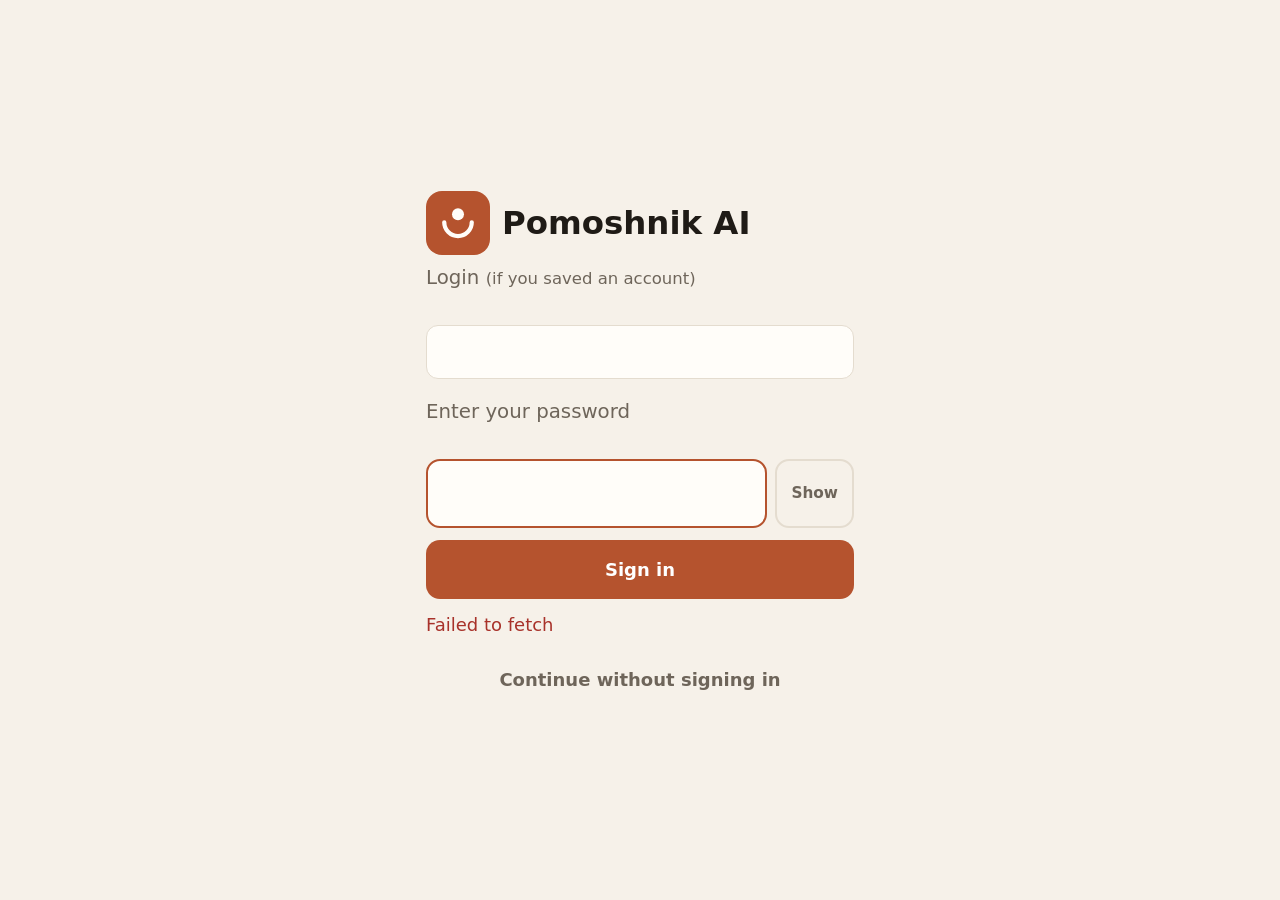
<file: index.html>
<!doctype html>
<html lang="ru">
<head>
<meta charset="utf-8">
<meta name="viewport" content="width=device-width, initial-scale=1, viewport-fit=cover">
<title>Помощник AI</title>
<meta name="theme-color" content="#F6F1E9" media="(prefers-color-scheme: light)">
<meta name="theme-color" content="#1B1814" media="(prefers-color-scheme: dark)">
<link rel="manifest" href="manifest.webmanifest?v=3">
<link rel="icon" href="icon.svg?v=2" type="image/svg+xml">
<link rel="apple-touch-icon" href="icon-192.png?v=2">
<meta name="apple-mobile-web-app-capable" content="yes">
<meta name="apple-mobile-web-app-title" content="Помощник AI">
<link rel="stylesheet" href="style.css?v=142">
<script defer src="https://cloud.umami.is/script.js" data-website-id="cb0ec999-076a-4bd0-ad61-49313a08c950" data-domains="pomoshnik.ai"></script>
</head>
<body>
<!-- Заставка при запуске: улыбка рисуется, точка выскакивает, ~0,75 с -->
<div id="splash" aria-hidden="true"><svg viewBox="0 0 512 512"><rect width="512" height="512" rx="112" fill="#B5532E"/><path class="sp-arc" pathLength="100" d="M146 250a110 110 0 0 0 220 0" fill="none" stroke="#FFFDF9" stroke-width="34" stroke-linecap="round"/><circle class="sp-dot" cx="256" cy="186" r="48" fill="#FFFDF9"/></svg></div>
<script>setTimeout(function () { var s = document.getElementById("splash"); if (!s) return; s.classList.add("out"); setTimeout(function () { s.remove(); }, 200); }, 600);</script>

<!-- Голосовой режим при запуске: маскот слушает, пока молчат, печатаются примеры вопросов -->
<div id="voice" class="voice" hidden>
  <button id="vo-close" class="vo-close" type="button" aria-label="Закрыть">✕</button>
  <button id="vo-mascot" class="vo-mascot" type="button" aria-label="Говорить">
    <svg class="vo-bars" viewBox="0 0 300 300" aria-hidden="true"><g><g transform="rotate(0.0 150 150)"><rect x="146.5" y="40.0" width="7" height="14.0" rx="3.5" style="animation-delay:-0.00s"/></g><g transform="rotate(6.4 150 150)"><rect x="146.5" y="14.6" width="7" height="39.4" rx="3.5" style="animation-delay:-0.14s"/></g><g transform="rotate(12.9 150 150)"><rect x="146.5" y="34.3" width="7" height="19.7" rx="3.5" style="animation-delay:-0.27s"/></g><g transform="rotate(19.3 150 150)"><rect x="146.5" y="39.5" width="7" height="14.5" rx="3.5" style="animation-delay:-0.41s"/></g><g transform="rotate(25.7 150 150)"><rect x="146.5" y="28.7" width="7" height="25.3" rx="3.5" style="animation-delay:-0.55s"/></g><g transform="rotate(32.1 150 150)"><rect x="146.5" y="25.8" width="7" height="28.2" rx="3.5" style="animation-delay:-0.69s"/></g><g transform="rotate(38.6 150 150)"><rect x="146.5" y="12.0" width="7" height="42.0" rx="3.5" style="animation-delay:-0.82s"/></g><g transform="rotate(45.0 150 150)"><rect x="146.5" y="35.8" width="7" height="18.2" rx="3.5" style="animation-delay:-0.96s"/></g><g transform="rotate(51.4 150 150)"><rect x="146.5" y="26.4" width="7" height="27.6" rx="3.5" style="animation-delay:-1.10s"/></g><g transform="rotate(57.9 150 150)"><rect x="146.5" y="39.6" width="7" height="14.4" rx="3.5" style="animation-delay:-0.13s"/></g><g transform="rotate(64.3 150 150)"><rect x="146.5" y="24.9" width="7" height="29.1" rx="3.5" style="animation-delay:-0.27s"/></g><g transform="rotate(70.7 150 150)"><rect x="146.5" y="23.9" width="7" height="30.1" rx="3.5" style="animation-delay:-0.41s"/></g><g transform="rotate(77.1 150 150)"><rect x="146.5" y="20.0" width="7" height="34.0" rx="3.5" style="animation-delay:-0.54s"/></g><g transform="rotate(83.6 150 150)"><rect x="146.5" y="18.8" width="7" height="35.2" rx="3.5" style="animation-delay:-0.68s"/></g><g transform="rotate(90.0 150 150)"><rect x="146.5" y="35.9" width="7" height="18.1" rx="3.5" style="animation-delay:-0.82s"/></g><g transform="rotate(96.4 150 150)"><rect x="146.5" y="37.1" width="7" height="16.9" rx="3.5" style="animation-delay:-0.96s"/></g><g transform="rotate(102.9 150 150)"><rect x="146.5" y="38.8" width="7" height="15.2" rx="3.5" style="animation-delay:-1.09s"/></g><g transform="rotate(109.3 150 150)"><rect x="146.5" y="13.6" width="7" height="40.4" rx="3.5" style="animation-delay:-0.13s"/></g><g transform="rotate(115.7 150 150)"><rect x="146.5" y="26.4" width="7" height="27.6" rx="3.5" style="animation-delay:-0.27s"/></g><g transform="rotate(122.1 150 150)"><rect x="146.5" y="21.3" width="7" height="32.7" rx="3.5" style="animation-delay:-0.40s"/></g><g transform="rotate(128.6 150 150)"><rect x="146.5" y="31.1" width="7" height="22.9" rx="3.5" style="animation-delay:-0.54s"/></g><g transform="rotate(135.0 150 150)"><rect x="146.5" y="38.1" width="7" height="15.9" rx="3.5" style="animation-delay:-0.68s"/></g><g transform="rotate(141.4 150 150)"><rect x="146.5" y="22.3" width="7" height="31.7" rx="3.5" style="animation-delay:-0.81s"/></g><g transform="rotate(147.9 150 150)"><rect x="146.5" y="37.4" width="7" height="16.6" rx="3.5" style="animation-delay:-0.95s"/></g><g transform="rotate(154.3 150 150)"><rect x="146.5" y="10.5" width="7" height="43.5" rx="3.5" style="animation-delay:-1.09s"/></g><g transform="rotate(160.7 150 150)"><rect x="146.5" y="33.0" width="7" height="21.0" rx="3.5" style="animation-delay:-0.12s"/></g><g transform="rotate(167.1 150 150)"><rect x="146.5" y="30.8" width="7" height="23.2" rx="3.5" style="animation-delay:-0.26s"/></g><g transform="rotate(173.6 150 150)"><rect x="146.5" y="36.6" width="7" height="17.4" rx="3.5" style="animation-delay:-0.40s"/></g><g transform="rotate(180.0 150 150)"><rect x="146.5" y="28.1" width="7" height="25.9" rx="3.5" style="animation-delay:-0.54s"/></g><g transform="rotate(186.4 150 150)"><rect x="146.5" y="14.6" width="7" height="39.4" rx="3.5" style="animation-delay:-0.67s"/></g><g transform="rotate(192.9 150 150)"><rect x="146.5" y="32.4" width="7" height="21.6" rx="3.5" style="animation-delay:-0.81s"/></g><g transform="rotate(199.3 150 150)"><rect x="146.5" y="17.5" width="7" height="36.5" rx="3.5" style="animation-delay:-0.95s"/></g><g transform="rotate(205.7 150 150)"><rect x="146.5" y="38.7" width="7" height="15.3" rx="3.5" style="animation-delay:-1.08s"/></g><g transform="rotate(212.1 150 150)"><rect x="146.5" y="34.1" width="7" height="19.9" rx="3.5" style="animation-delay:-0.12s"/></g><g transform="rotate(218.6 150 150)"><rect x="146.5" y="29.5" width="7" height="24.5" rx="3.5" style="animation-delay:-0.26s"/></g><g transform="rotate(225.0 150 150)"><rect x="146.5" y="18.9" width="7" height="35.1" rx="3.5" style="animation-delay:-0.39s"/></g><g transform="rotate(231.4 150 150)"><rect x="146.5" y="16.3" width="7" height="37.7" rx="3.5" style="animation-delay:-0.53s"/></g><g transform="rotate(237.9 150 150)"><rect x="146.5" y="31.0" width="7" height="23.0" rx="3.5" style="animation-delay:-0.67s"/></g><g transform="rotate(244.3 150 150)"><rect x="146.5" y="31.9" width="7" height="22.1" rx="3.5" style="animation-delay:-0.81s"/></g><g transform="rotate(250.7 150 150)"><rect x="146.5" y="39.8" width="7" height="14.2" rx="3.5" style="animation-delay:-0.94s"/></g><g transform="rotate(257.1 150 150)"><rect x="146.5" y="19.2" width="7" height="34.8" rx="3.5" style="animation-delay:-1.08s"/></g><g transform="rotate(263.6 150 150)"><rect x="146.5" y="29.3" width="7" height="24.7" rx="3.5" style="animation-delay:-0.12s"/></g><g transform="rotate(270.0 150 150)"><rect x="146.5" y="15.8" width="7" height="38.2" rx="3.5" style="animation-delay:-0.25s"/></g><g transform="rotate(276.4 150 150)"><rect x="146.5" y="25.3" width="7" height="28.7" rx="3.5" style="animation-delay:-0.39s"/></g><g transform="rotate(282.9 150 150)"><rect x="146.5" y="36.0" width="7" height="18.0" rx="3.5" style="animation-delay:-0.53s"/></g><g transform="rotate(289.3 150 150)"><rect x="146.5" y="32.1" width="7" height="21.9" rx="3.5" style="animation-delay:-0.67s"/></g><g transform="rotate(295.7 150 150)"><rect x="146.5" y="35.9" width="7" height="18.1" rx="3.5" style="animation-delay:-0.80s"/></g><g transform="rotate(302.1 150 150)"><rect x="146.5" y="10.7" width="7" height="43.3" rx="3.5" style="animation-delay:-0.94s"/></g><g transform="rotate(308.6 150 150)"><rect x="146.5" y="33.9" width="7" height="20.1" rx="3.5" style="animation-delay:-1.08s"/></g><g transform="rotate(315.0 150 150)"><rect x="146.5" y="21.6" width="7" height="32.4" rx="3.5" style="animation-delay:-0.11s"/></g><g transform="rotate(321.4 150 150)"><rect x="146.5" y="36.5" width="7" height="17.5" rx="3.5" style="animation-delay:-0.25s"/></g><g transform="rotate(327.9 150 150)"><rect x="146.5" y="33.4" width="7" height="20.6" rx="3.5" style="animation-delay:-0.39s"/></g><g transform="rotate(334.3 150 150)"><rect x="146.5" y="20.7" width="7" height="33.3" rx="3.5" style="animation-delay:-0.52s"/></g><g transform="rotate(340.7 150 150)"><rect x="146.5" y="29.8" width="7" height="24.2" rx="3.5" style="animation-delay:-0.66s"/></g><g transform="rotate(347.1 150 150)"><rect x="146.5" y="12.1" width="7" height="41.9" rx="3.5" style="animation-delay:-0.80s"/></g><g transform="rotate(353.6 150 150)"><rect x="146.5" y="39.1" width="7" height="14.9" rx="3.5" style="animation-delay:-0.93s"/></g></g></svg>
    <svg class="vo-face" viewBox="0 0 512 512" aria-hidden="true"><rect width="512" height="512" rx="120" fill="#B5532E"/><path class="vo-smile" d="M146 250a110 110 0 0 0 220 0" fill="none" stroke="#FFFDF9" stroke-width="34" stroke-linecap="round"/><circle class="vo-eye" cx="256" cy="186" r="48" fill="#FFFDF9"/></svg>
  </button>
  <div id="vo-text" class="vo-text" aria-live="polite"></div>
  <div id="vo-lbl" class="vo-lbl"><span class="vo-swap"><span>Слушаю</span><span>Говорите</span></span></div>
  <button id="vo-write" class="vo-write" type="button">Написать</button>
</div>

<!-- Вход -->
<section id="screen-login" class="screen" hidden>
  <div class="login-wrap">
    <div class="brand"><img class="brand-mark" src="icon.svg?v=2" alt=""><h1 id="app-name">Помощник AI</h1></div>
    <form id="login-form" class="login-form">
      <label for="login-name" class="lead">Имя для входа <small>(если сохраняли аккаунт)</small></label>
      <input id="login-name" class="login-name" autocomplete="username" autocapitalize="off" autocorrect="off" spellcheck="false">
      <label for="login-pass" class="lead">Введите пароль</label>
      <div class="pass-row"><input id="login-pass" type="password" autocomplete="current-password" autocapitalize="off" autocorrect="off" spellcheck="false" required><button type="button" id="pass-toggle" class="btn btn-ghost small pass-toggle">Показать</button></div>
      <button type="submit" class="btn btn-primary btn-wide">Войти</button>
      <p id="login-error" class="error" role="alert"></p>
      <button type="button" id="login-guest" class="btn btn-ghost btn-wide">Продолжить без входа</button>
      <button type="button" class="icon-btn install-btn install-icon install-login" hidden aria-label="Установить на рабочий стол" title="Установить на рабочий стол">📲</button>
    </form>
  </div>
</section>

<!-- Главная -->
<section id="screen-home" class="screen" hidden>
  <header class="topbar">
    <h1 class="hello" id="hello"></h1>
    <button class="icon-btn install-btn install-icon" hidden aria-label="Установить на рабочий стол" title="Установить на рабочий стол">📲</button>
    <button id="mascot" class="mascot" type="button" hidden aria-label="Совет" title="Совет"><svg viewBox="0 0 512 512" aria-hidden="true"><rect width="512" height="512" rx="120" fill="#B5532E"/><g class="m-mouth"><path class="m-smile" d="M146 250a110 110 0 0 0 220 0" fill="none" stroke="#FFFDF9" stroke-width="34" stroke-linecap="round"/></g><g class="m-eye"><circle class="m-ball" cx="256" cy="186" r="48" fill="#FFFDF9"/></g></svg></button>
    <div id="mascot-tip" class="mascot-tip" role="status" hidden></div>
    <button id="btn-settings" class="icon-btn settings-btn" aria-label="Настройки" title="Настройки">⚙️</button>
  </header>
  <main class="home-main">
    <div id="plan-banner" class="plan-banner" hidden></div>
    <div id="bday-banner" class="bday-banner" hidden></div>
    <div id="vid-banner" class="vid-banner" hidden></div>
    <div id="preset-grid" class="preset-grid"></div>
    <h2 class="section-title" id="history-title" hidden>Прошлые разговоры</h2>
    <ul id="history" class="history"></ul>
  </main>
</section>

<!-- Настройки -->
<section id="screen-settings" class="screen" hidden>
  <header class="topbar">
    <button id="settings-back" class="icon-btn" aria-label="Назад">←</button>
    <h1 class="chat-title">Настройки</h1>
  </header>
  <main class="home-main settings">
    <h2 class="section-title">Тариф и аккаунт</h2>
    <div id="acct-box" class="acct-box"></div>
    <h2 class="section-title">Язык · Language</h2>
    <div class="seg" id="lang-seg">
      <button type="button" data-lang="ru">Русский</button>
      <button type="button" data-lang="en">English</button>
    </div>
    <h2 class="section-title">Голос</h2>
    <button id="voice-toggle" class="voice-toggle" type="button" aria-expanded="false"></button>
    <div id="voice-box" hidden>
      <p class="hint">Нажмите ▶, чтобы послушать, и выберите понравившийся.</p>
      <button id="prep-samples" class="btn btn-ghost btn-wide prep" hidden>Подготовить все образцы голосов</button>
      <ul id="voice-list" class="voice-list"></ul>
    </div>
    <h2 class="section-title">Живой режим с камерой</h2>
    <div class="seg" id="live-seg">
      <button type="button" data-model="claude-haiku-5-5">⚡ Быстрый</button>
      <button type="button" data-model="claude-sonnet-5-5">🎯 Точный</button>
    </div>
    <p class="hint">Быстрый отвечает раньше, точный лучше видит предметы и точнее их обводит.</p>
    <h2 class="section-title">Скорость чтения</h2>
    <div class="seg" id="rate-seg">
      <button type="button" data-rate="1.2">1×</button>
      <button type="button" data-rate="1.5">1,5×</button>
    </div>
    <h2 class="section-title">Персонализация</h2>
    <label class="set-row"><input type="checkbox" id="set-personal"><span>Учитывать данные обо мне<small>Claude обращается по имени и учитывает то, что указано в «Обо мне». Если выключить — отвечает без обращения и без личных данных</small></span></label>
    <button id="btn-profile" class="btn btn-ghost btn-wide prep">👤 Обо мне — настроить</button>
    <h2 class="section-title">Видео</h2>
    <label class="set-row"><input type="checkbox" id="set-sfx"><span>Звуки в видео<small>Мягкие попы, ноты маримбы и калимбы, тики, «та-дам» в концовке</small></span></label>
    <div class="music-row"><span class="music-lbl">🎵 Музыка в видео</span><select id="set-music"></select><button type="button" id="music-play" class="icon-btn voice-play" aria-label="Послушать музыку">▶</button><label class="music-vol" for="set-music-vol"><span>Громкость музыки</span><input type="range" id="set-music-vol" min="0" max="200" step="10"><b id="music-vol-val">100%</b></label></div>
    <label class="set-row"><input type="checkbox" id="set-outro"><span>Заставка в конце видео<small>Талисман и «Спросите о своём в «Помощник AI»», 3 секунды</small></span></label>
    <div id="creative-block" hidden>
      <label class="set-row"><input type="checkbox" id="set-creative"><span>Творческие видео<small>Claude сам придумывает и рисует анимацию под каждый ответ. Дольше — 1–3 минуты</small></span></label>
      <button type="button" id="set-style" class="btn btn-ghost btn-wide" hidden></button>
      <pre id="creative-log" class="creative-log"></pre>
    </div>
    <button id="btn-logout" class="btn btn-ghost btn-wide logout">Выйти</button>
  </main>
</section>

<!-- Обо мне -->
<section id="screen-profile" class="screen" hidden>
  <header class="topbar">
    <button id="profile-back" class="icon-btn" aria-label="Назад">←</button>
    <h1 class="chat-title">Обо мне</h1>
  </header>
  <main class="home-main settings profile">
    <p class="hint">Это видит только Claude, чтобы отвечать вам лично. Хранится на этом устройстве.</p>
    <label class="fld"><span>Как ко мне обращаться</span><input id="pf-name" type="text" maxlength="60" placeholder="Например: Светлана Петровна"></label>
    <div class="fld"><span>Обращение</span>
      <div class="seg" id="pf-form">
        <button type="button" data-form="вы">На «вы»</button>
        <button type="button" data-form="ты">На «ты»</button>
        <button type="button" data-form="">Без разницы</button>
      </div>
    </div>
    <label class="fld"><span>Обо мне</span><textarea id="pf-about" rows="4" maxlength="1500" placeholder="Город, возраст, чем занимаетесь, увлечения, здоровье — всё, что поможет отвечать точнее"></textarea></label>
    <label class="fld"><span>Как мне отвечать</span><textarea id="pf-style" rows="3" maxlength="800" placeholder="Например: коротко и по делу; объясняй простыми словами; давай пошаговые инструкции"></textarea></label>
    <button id="pf-save" class="btn btn-primary btn-wide">Сохранить</button>
  </main>
</section>

<!-- Чат -->
<section id="screen-chat" class="screen chat-screen" hidden>
  <header class="topbar">
    <button id="btn-back" class="icon-btn" aria-label="Назад">←</button>
    <h1 class="chat-title" id="chat-title" title="Нажмите, чтобы переименовать"></h1>
    <button type="button" id="btn-chat-menu" class="icon-btn" aria-label="Меню чата" title="Меню чата">⋯</button>
    <div id="chat-menu" class="chat-menu" role="menu" hidden></div>
  </header>
  <main id="messages" class="messages" aria-live="polite"></main>
  <div id="attachments" class="attachments"></div>
  <div class="chat-tools" id="chat-tools">
    <label class="think-toggle" title="Claude сначала обдумает ответ — дольше, но глубже"><input type="checkbox" id="think"><span>Подумать</span></label>
    <label class="think-toggle" title="Читать ответы вслух автоматически"><input type="checkbox" id="autoread"><span>Читать вслух</span></label>
    <button type="button" class="think-toggle rate-btn" id="rate-btn" title="Скорость чтения"></button>
  </div>
  <div id="helper-chip" class="helper-chip" hidden></div>
  <form id="composer" class="composer">
    <button type="button" id="btn-attach" class="icon-btn round" aria-label="Приложить фото или файл">＋</button>
    <input id="file-input" type="file" accept="image/*,application/pdf,.txt,.md,.csv" multiple hidden>
    <textarea id="input" rows="1" placeholder="Ваш вопрос…"></textarea>
    <button type="button" id="btn-mic" class="icon-btn round mic" aria-label="Сказать голосом">🎤</button>
    <button type="submit" id="btn-send" class="icon-btn round send" aria-label="Отправить">➤</button>
  </form>
</section>

<!-- Маленькие кнопки «назад» у краёв — чтобы не тянуться к стрелке наверху -->
<button type="button" class="fab-back left" aria-label="Назад" hidden>‹</button>
<button type="button" class="fab-back right" aria-label="Назад" hidden>‹</button>

<!-- Помощники: список готовых режимов -->
  <div id="helpers-sheet" class="sheet" hidden>
    <div class="sheet-card">
      <div class="sheet-head"><h2>⭐ Помощники</h2><div class="sheet-btns"><button type="button" id="helpers-edit" class="helpers-edit">✏️ Настроить</button><button type="button" id="helpers-close" class="icon-btn" aria-label="Закрыть">✕</button></div></div>
      <p class="sheet-hint">Выберите, с чем помочь. Откроется разговор, где Claude уже знает, чем помочь.</p>
      <div id="helpers-grid" class="helpers-grid"></div>
    </div>
  </div>

<!-- Отправка ролика: ссылка с подписью или сам файл -->
  <div id="share-sheet" class="sheet vsheet" hidden>
    <div class="sheet-card share-card">
      <div class="sheet-head"><h2>📤 Отправить ролик</h2><button type="button" id="share-close" class="icon-btn" aria-label="Закрыть">✕</button></div>
      <video id="share-video" class="share-video" controls playsinline></video>
      <label class="share-lbl" for="share-caption">Подпись к ролику</label>
      <textarea id="share-caption" class="share-caption" rows="3"></textarea>
      <button type="button" id="share-link" class="btn btn-primary btn-wide share-main">🔗 Отправить ссылку</button>
      <p id="share-status" class="sheet-hint share-status"></p>
      <div class="share-more">
        <button type="button" id="share-file" class="btn btn-ghost">📎 Отправить файлом</button>
        <button type="button" id="share-save" class="btn btn-ghost">📥 Сохранить на телефон</button>
      </div>
      <div id="share-aud" class="share-aud" hidden></div>
      <div id="share-page" class="share-page" hidden></div>
    </div>
  </div>

<!-- Тарифы: для себя и для бизнеса -->
  <div id="plans-sheet" class="sheet vsheet" hidden>
    <div class="sheet-card plans-card">
      <div class="sheet-head"><h2>💎 Тарифы</h2><button type="button" id="plans-close" class="icon-btn" aria-label="Закрыть">✕</button></div>
      <div class="seg" id="plans-tabs"><button type="button" data-tab="personal">Для себя и семьи</button><button type="button" data-tab="business">Для бизнеса</button></div>
      <p id="plans-now" class="sheet-hint"></p>
      <div id="plans-list" class="plans-list"></div>
      <div id="plans-lead" class="plans-lead" hidden>
        <h3 id="lead-title"></h3>
        <p id="lead-hint" class="sheet-hint"></p>
        <input id="lead-contact" placeholder="Телефон, Telegram или почта" autocomplete="tel">
        <input id="lead-company" placeholder="Компания или сайт" hidden>
        <textarea id="lead-note" rows="2" placeholder="Комментарий, если нужно"></textarea>
        <button type="button" id="lead-send" class="btn btn-primary btn-wide">Отправить заявку</button>
        <p id="lead-status" class="sheet-hint"></p>
      </div>
    </div>
  </div>

<!-- Ролики: мои и семейные -->
  <div id="videos-sheet" class="sheet vsheet" hidden>
    <div class="sheet-card">
      <div class="sheet-head"><h2>🎬 Ролики</h2><button type="button" id="videos-close" class="icon-btn" aria-label="Закрыть">✕</button></div>
      <div class="seg" id="videos-tabs"><button type="button" data-tab="mine">Мои</button><button type="button" data-tab="family">Семья за неделю</button><button type="button" data-tab="all" id="vtab-all" hidden>Все ролики</button><button type="button" data-tab="authors" id="vtab-authors" hidden>Авторы</button></div>
      <div id="videos-list" class="videos-list"></div>
    </div>
  </div>

<!-- Живой режим: камера + разговор голосом -->
<div id="live" class="live" hidden>
  <video id="live-video" autoplay playsinline muted></video>
  <canvas id="live-marks"></canvas>
  <div class="live-top">
    <button id="live-flip" class="live-round" type="button" aria-label="Другая камера">🔄</button>
    <button id="live-close" class="live-round" type="button" aria-label="Завершить">✕</button>
  </div>
  <div class="live-bottom">
    <div id="live-time" class="live-time"></div>
    <div id="live-heard" class="live-heard"></div>
    <div id="live-answer" class="live-answer"></div>
    <div id="live-chips" class="live-chips">
      <button type="button" data-q="Что это? Обведи рамкой главный предмет в кадре и коротко скажи, что это и для чего.">❓ Что это?</button>
      <button type="button" data-q="Покажи рейтинг этого товара на маркетплейсах: прочитай название и марку на упаковке.">⭐ Рейтинг</button>
      <button type="button" data-where="1">👉 Где?</button>
      <button type="button" data-q="Посчитай предметы в кадре.">🔢 Посчитай</button>
      <button type="button" data-q="Переведи текст в кадре на русский.">🌐 Переведи</button>
      <button type="button" data-q="Сравни цены в кадре: что выгоднее?">🛒 Сравни цены</button>
      <button type="button" data-q="Прочитай вслух текст в кадре.">📖 Прочитай</button>
      <button type="button" data-q="Что это за лекарство и от чего оно?">💊 Лекарство</button>
      <button type="button" data-q="Что здесь сломалось и как это починить?">🔧 Как починить</button>
      <button type="button" data-q="Что это за растение или животное?">🌿 Кто это?</button>
    </div>
    <button id="live-state" class="live-state" type="button">Включаю камеру…</button>
  </div>
</div>

<div id="style-demo" class="style-sheet-back" hidden><div class="style-sheet" role="dialog" aria-modal="true" aria-labelledby="style-demo-title"><header class="style-sheet-head"><b id="style-demo-title">Стили роликов</b><button type="button" id="style-demo-close" class="icon-btn" aria-label="Закрыть">✕</button></header><div id="style-demo-list" class="style-demo-list"></div></div></div>
<script src="i18n.js?v=142"></script>
<script src="app.js?v=149"></script>
</body>
</html>
</file>
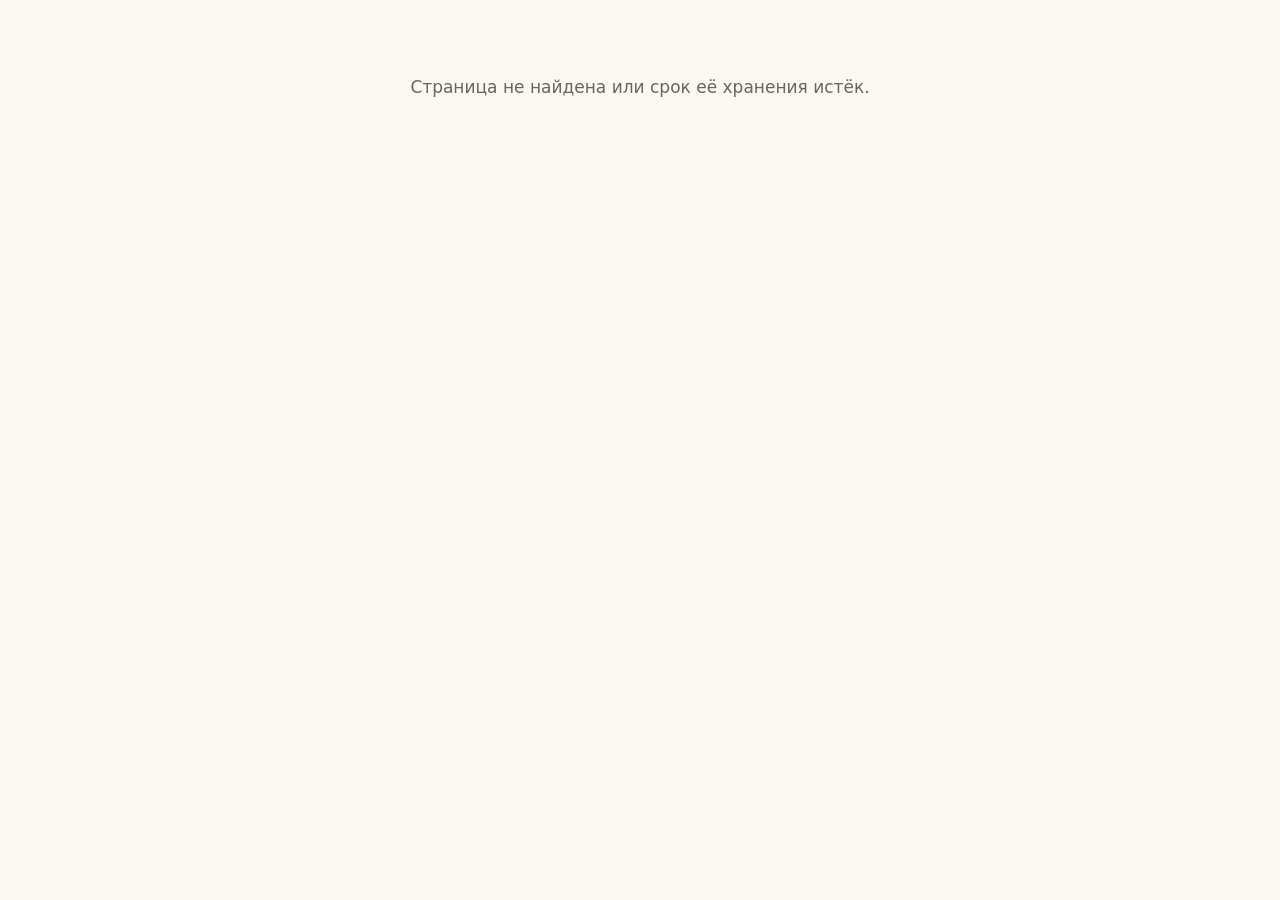
<file: p/index.html>
<!doctype html>
<html lang="ru">
<head>
<meta charset="utf-8">
<meta name="viewport" content="width=device-width, initial-scale=1, viewport-fit=cover">
<title>Страница</title>
<meta name="description" content="Посадочная страница с роликом">
<meta property="og:image" content="https://pomoshnik.ai/icon-512.png">
<meta name="theme-color" content="#FBF8F3">
<link rel="icon" href="../icon.svg">
<style>
/* Посадочная страница из ролика: ролик сверху, заголовок, секции, кнопки связи и форма заявки.
   Весь текст ставится через textContent — содержимое страницы не может выполнить код. */
:root { --bg: #FBF8F3; --surface: #FFFFFF; --ink: #1C1A17; --muted: #6B645B; --line: #E8E1D6; --accent: #B5532E; --accent-ink: #FFFFFF; --soft: #F4E7DE; }
@media (prefers-color-scheme: dark) { :root { --bg: #16140F; --surface: #211E19; --ink: #F3EEE6; --muted: #A8A094; --line: #36312A; --soft: #2C241E; } }
* { box-sizing: border-box; }
body { margin: 0; background: var(--bg); color: var(--ink); font: 17px/1.5 system-ui, -apple-system, "Segoe UI", Roboto, sans-serif; }
.wrap { max-width: 640px; margin: 0 auto; padding: max(18px, env(safe-area-inset-top)) max(16px, env(safe-area-inset-left)) calc(110px + env(safe-area-inset-bottom)) max(16px, env(safe-area-inset-right)); }
.brand { font-weight: 800; letter-spacing: .02em; color: var(--accent); font-size: 15px; text-transform: uppercase; margin: 0 0 10px; }
h1 { font-size: clamp(30px, 8vw, 44px); line-height: 1.08; margin: 0 0 12px; letter-spacing: -.02em; text-wrap: balance; }
.sub { font-size: 19px; color: var(--muted); margin: 0 0 20px; text-wrap: pretty; }
.hero-btns { display: flex; gap: 10px; flex-wrap: wrap; margin: 0 0 24px; }
.btn { display: inline-flex; align-items: center; justify-content: center; gap: 8px; min-height: 52px; padding: 0 20px; border-radius: 14px; border: 0; font: inherit; font-weight: 700; text-decoration: none; cursor: pointer; }
.btn.main { background: var(--accent); color: var(--accent-ink); }
.btn.ghost { background: var(--surface); color: var(--ink); border: 1.5px solid var(--line); }
.player { position: relative; border-radius: 24px; overflow: hidden; background: #000; aspect-ratio: 9 / 16; width: min(100%, 380px); margin: 0 auto 32px; box-shadow: 0 18px 40px rgba(0,0,0,.18); }
.player video { width: 100%; height: 100%; display: block; object-fit: cover; }
.sound { position: absolute; right: 12px; bottom: 12px; min-height: 44px; padding: 0 14px; border-radius: 999px; border: 0; background: rgba(0,0,0,.6); color: #fff; font: inherit; font-size: 15px; font-weight: 700; cursor: pointer; }
section { margin: 0 0 34px; }
h2 { font-size: 26px; line-height: 1.15; margin: 0 0 14px; letter-spacing: -.01em; text-wrap: balance; }
.cards { display: grid; gap: 12px; }
.card { background: var(--surface); border: 1px solid var(--line); border-radius: 18px; padding: 16px 18px; display: grid; grid-template-columns: auto 1fr; gap: 4px 14px; align-items: start; }
.card .ic { font-size: 30px; line-height: 1; grid-row: span 2; }
.card b { font-size: 18px; }
.card p, .step p, .faq p { margin: 0; color: var(--muted); }
.steps { counter-reset: s; display: grid; gap: 12px; }
.step { position: relative; padding: 4px 0 4px 54px; }
.step::before { counter-increment: s; content: counter(s); position: absolute; left: 0; top: 2px; width: 38px; height: 38px; border-radius: 50%; background: var(--accent); color: var(--accent-ink); font-weight: 800; display: grid; place-items: center; }
.step b { display: block; font-size: 18px; }
.facts { display: grid; grid-template-columns: repeat(auto-fit, minmax(130px, 1fr)); gap: 12px; }
.fact { background: var(--soft); border-radius: 18px; padding: 16px; }
.fact .v { font-size: 30px; font-weight: 800; color: var(--accent); line-height: 1.1; font-variant-numeric: tabular-nums; }
.fact .l { color: var(--muted); font-size: 15px; margin-top: 4px; }
.prices { display: grid; gap: 8px; }
.price { display: grid; grid-template-columns: 1fr auto; gap: 2px 12px; padding: 12px 0; border-bottom: 1px dashed var(--line); }
.price b { font-size: 18px; } .price .p { font-weight: 800; color: var(--accent); white-space: nowrap; } .price .n { grid-column: 1 / -1; color: var(--muted); font-size: 15px; }
.faq details { background: var(--surface); border: 1px solid var(--line); border-radius: 14px; padding: 12px 16px; margin-bottom: 8px; }
.faq summary { font-weight: 700; cursor: pointer; }
.faq p { margin-top: 8px; }
.cta { background: var(--accent); color: var(--accent-ink); border-radius: 24px; padding: 22px 20px; }
.cta h2 { color: inherit; } .cta p { margin: 0 0 14px; opacity: .9; }
form { display: grid; gap: 10px; }
input, textarea { width: 100%; font: inherit; color: var(--ink); background: var(--surface); border: 1.5px solid transparent; border-radius: 12px; padding: 13px 14px; }
textarea { min-height: 84px; resize: vertical; }
form .btn { background: var(--ink); color: var(--bg); }
.ok { font-weight: 700; }
.contacts { display: flex; flex-wrap: wrap; gap: 8px; margin-top: 14px; }
.contacts a { color: inherit; font-weight: 700; }
.dock { position: fixed; left: 0; right: 0; bottom: 0; z-index: 5; display: flex; gap: 8px; justify-content: center; padding: 10px max(16px, env(safe-area-inset-right)) calc(10px + env(safe-area-inset-bottom)) max(16px, env(safe-area-inset-left)); background: color-mix(in srgb, var(--bg) 88%, transparent); backdrop-filter: blur(10px); border-top: 1px solid var(--line); }
.dock .btn { flex: 1; max-width: 300px; }
.made { text-align: center; color: var(--muted); font-size: 14px; margin-top: 30px; }
.made a { color: inherit; }
.state { padding: 40px 0; text-align: center; color: var(--muted); }
button:focus-visible, a:focus-visible, input:focus-visible, textarea:focus-visible, summary:focus-visible { outline: 3px solid var(--accent); outline-offset: 2px; }
</style>
</head>
<body>
<div class="wrap" id="app"><p class="state">Загружаю…</p></div>
<script>
const ID = (location.search.match(/^\?([A-Za-z0-9]{8})/) || [])[1] || "";
let PROXY = "https://pomoshnik.jagser.deno.net";
const $ = (id) => document.getElementById(id);
function el(tag, cls, text) { const e = document.createElement(tag); if (cls) e.className = cls; if (text != null) e.textContent = String(text); return e; }
const S = (x, n = 400) => String(x == null ? "" : x).slice(0, n);
(async () => {
  const app = $("app");
  try { const c = await (await fetch("../config.json", { cache: "no-store" })).json(); if (c.proxy) PROXY = c.proxy; } catch (_) {}
  let P;
  try { const r = await fetch(`${PROXY}/page/${ID}`); if (!r.ok) throw 0; P = await r.json(); }
  catch (_) { app.innerHTML = ""; app.append(el("p", "state", "Страница не найдена или срок её хранения истёк.")); return; }
  const C = P.content || {}, K = P.contacts || {}, EN = P.lang === "en";
  const L = (ru, en) => (EN ? en : ru);
  document.documentElement.lang = EN ? "en" : "ru";
  if (/^#[0-9a-f]{6}$/i.test(C.accent || "")) document.documentElement.style.setProperty("--accent", C.accent);
  document.title = S(C.headline || C.brand || "", 80);
  app.innerHTML = "";
  // связь: WhatsApp, Telegram, звонок
  const links = [];
  if (K.whatsapp) links.push(["WhatsApp", "https://wa.me/" + K.whatsapp.replace(/\D/g, "")]);
  if (K.telegram) links.push(["Telegram", "https://t.me/" + K.telegram]);
  if (K.phone) links.push([L("Позвонить", "Call"), "tel:" + K.phone.replace(/[^\d+]/g, "")]);
  const mk = (cls, [t, href]) => { const a = el("a", "btn " + cls, t); a.href = href; if (/^https/.test(href)) { a.target = "_blank"; a.rel = "noopener"; } return a; };

  if (C.brand || K.name) app.append(el("p", "brand", S(K.name || C.brand, 60)));
  app.append(el("h1", "", S(C.headline, 120)));
  if (C.sub) app.append(el("p", "sub", S(C.sub, 300)));
  const hb = el("div", "hero-btns");
  const toForm = el("a", "btn main", S((C.cta && C.cta.button) || L("Оставить заявку", "Get in touch"), 30)); toForm.href = "#lead";
  hb.append(toForm); links.slice(0, 2).forEach((l) => hb.append(mk("ghost", l)));
  app.append(hb);

  if (P.videoId) {
    const pl = el("div", "player"), v = document.createElement("video");
    v.src = `${PROXY}/video/${P.videoId}.mp4`; if (P.poster) v.poster = `${PROXY}/video/${P.videoId}.jpg`;
    v.muted = true; v.loop = true; v.autoplay = true; v.playsInline = true; v.setAttribute("playsinline", "");
    const snd = el("button", "sound", L("🔊 Со звуком", "🔊 Sound on")); snd.type = "button";
    snd.onclick = () => { v.muted = !v.muted; if (!v.muted) { v.currentTime = 0; v.play().catch(() => {}); } snd.textContent = v.muted ? L("🔊 Со звуком", "🔊 Sound on") : L("🔇 Без звука", "🔇 Mute"); };
    pl.append(v, snd); app.append(pl);
  }

  (Array.isArray(C.sections) ? C.sections : []).slice(0, 6).forEach((s) => {
    const sec = el("section"); if (s.title) sec.append(el("h2", "", S(s.title, 90)));
    const items = Array.isArray(s.items) ? s.items.slice(0, 8) : [];
    if (s.type === "benefits") { const g = el("div", "cards"); items.forEach((it) => { const c = el("div", "card"); c.append(el("span", "ic", S(it.icon, 4) || "✦"), el("b", "", S(it.title, 80)), el("p", "", S(it.text, 300))); g.append(c); }); sec.append(g); }
    else if (s.type === "steps") { const g = el("div", "steps"); items.forEach((it) => { const c = el("div", "step"); c.append(el("b", "", S(it.title, 80)), el("p", "", S(it.text, 300))); g.append(c); }); sec.append(g); }
    else if (s.type === "facts") { const g = el("div", "facts"); items.forEach((it) => { const c = el("div", "fact"); c.append(el("div", "v", S(it.value, 20)), el("div", "l", S(it.label, 80))); g.append(c); }); sec.append(g); }
    else if (s.type === "prices") { const g = el("div", "prices"); items.forEach((it) => { const c = el("div", "price"); c.append(el("b", "", S(it.name, 80)), el("span", "p", S(it.price, 30))); if (it.note) c.append(el("span", "n", S(it.note, 160))); g.append(c); }); sec.append(g); }
    else if (s.type === "faq") { const g = el("div", "faq"); items.forEach((it) => { const d = el("details"), sm = el("summary", "", S(it.q, 160)); d.append(sm, el("p", "", S(it.a, 500))); g.append(d); }); sec.append(g); }
    else return;
    app.append(sec);
  });

  // заявка
  const cta = el("section", "cta"); cta.id = "lead";
  cta.append(el("h2", "", S((C.cta && C.cta.title) || L("Оставьте заявку", "Leave a request"), 90)));
  cta.append(el("p", "", S((C.cta && C.cta.text) || L("Напишите телефон, и вам ответят.", "Leave your phone and we'll get back to you."), 200)));
  const f = el("form"); f.noValidate = true;
  const nm = el("input"); nm.id = "f-name"; nm.placeholder = L("Имя", "Name"); nm.autocomplete = "name";
  const ph = el("input"); ph.id = "f-phone"; ph.placeholder = L("Телефон или ник в мессенджере", "Phone or messenger"); ph.autocomplete = "tel"; ph.inputMode = "tel";
  const ms = el("textarea"); ms.id = "f-msg"; ms.placeholder = L("Комментарий (необязательно)", "Comment (optional)");
  const sb = el("button", "btn", S((C.cta && C.cta.button) || L("Отправить", "Send"), 30)); sb.type = "submit";
  const st = el("p", "ok"); st.setAttribute("role", "status");
  f.append(nm, ph, ms, sb, st);
  f.onsubmit = async (e) => {
    e.preventDefault();
    if (!ph.value.trim() && !ms.value.trim()) { st.textContent = L("Оставьте телефон или сообщение.", "Leave a phone or a message."); return; }
    sb.disabled = true; st.textContent = L("Отправляю…", "Sending…");
    try {
      const r = await fetch(PROXY + "/page-lead", { method: "POST", body: JSON.stringify({ id: ID, name: nm.value, phone: ph.value, msg: ms.value }) });
      const d = await r.json().catch(() => ({}));
      if (!r.ok) throw new Error(d.error || "");
      f.replaceChildren(el("p", "ok", L("Спасибо! Заявка отправлена, скоро с вами свяжутся.", "Thank you! Your request has been sent.")));
    } catch (err) { sb.disabled = false; st.textContent = err.message || L("Не отправилось. Попробуйте ещё раз.", "Not sent. Please try again."); }
  };
  cta.append(f);
  if (links.length) { const cs = el("div", "contacts"); links.forEach((l) => { const a = el("a", "", l[0]); a.href = l[1]; if (/^https/.test(l[1])) { a.target = "_blank"; a.rel = "noopener"; } cs.append(a); }); cta.append(cs); }
  app.append(cta);

  const made = el("p", "made"); const a = el("a", "", L("Сделано в «Помощник AI»", "Made with Pomoshnik AI")); a.href = "../?ref=" + ID; made.append(a); app.append(made);
  // нижняя панель: главное действие всегда под пальцем
  const dock = el("div", "dock");
  if (links[0]) dock.append(mk("ghost", links[0]));
  const d2 = el("a", "btn main", S((C.cta && C.cta.button) || L("Оставить заявку", "Get in touch"), 30)); d2.href = "#lead"; dock.append(d2);
  document.body.append(dock);
})();
</script>
</body>
</html>
</file>
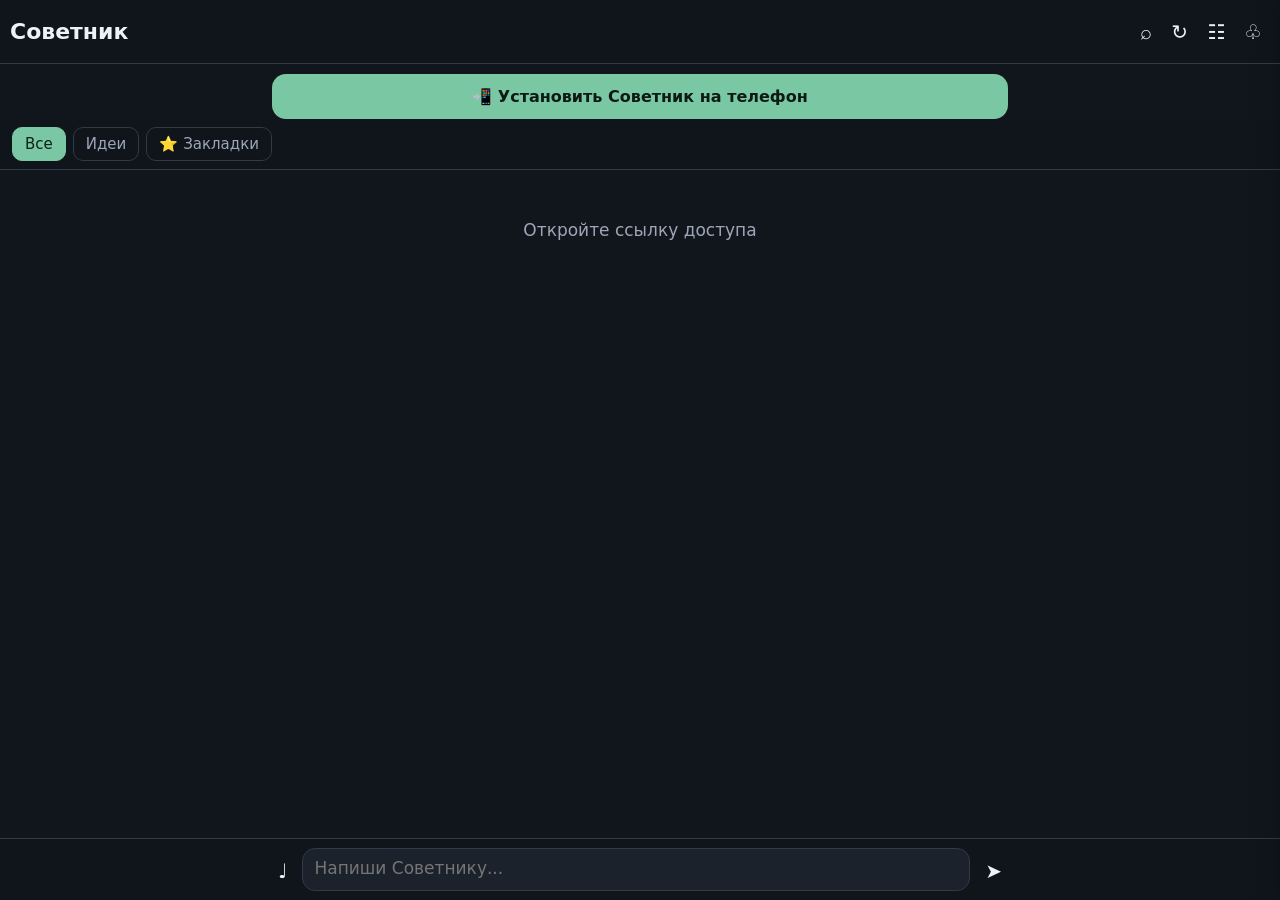
<file: pa/index.html>
<!doctype html>
<html lang="ru">
<head>
<meta charset="utf-8">
<meta name="viewport" content="width=device-width,initial-scale=1,viewport-fit=cover">
<meta name="theme-color" content="#11151c">
<meta name="apple-mobile-web-app-capable" content="yes">
<link rel="manifest" href="/pa/manifest.webmanifest">
<link rel="apple-touch-icon" href="/pa/icon-192.png">
<script>window.__ip=null;addEventListener("beforeinstallprompt",function(e){e.preventDefault();window.__ip=e;document.dispatchEvent(new Event("pa-installable"))});</script>
<title>Советник</title>
<style>
:root{color-scheme:dark;--bg:#11151c;--panel:#1b222c;--text:#edf2f7;--muted:#9ca8b8;--accent:#79c8a3;--line:#303b49;--idea:#d9a84f;--danger:#db7777}
*{box-sizing:border-box}
body{margin:0;background:var(--bg);color:var(--text);font:17px system-ui,-apple-system,sans-serif}
header{position:sticky;top:0;z-index:5;height:64px;background:#11151cf2;border-bottom:1px solid var(--line);display:flex;align-items:center;justify-content:space-between;padding:0 10px;backdrop-filter:blur(10px)}
h1{font-size:22px;margin:0}
.actions{display:flex;gap:3px;align-items:center}
button{border:0;border-radius:10px;background:var(--panel);color:var(--text);font:inherit;padding:9px 11px;cursor:pointer}
button:disabled{opacity:.45}
.icon{font-size:20px;padding:8px;background:transparent}
.install{display:none;color:var(--accent);font-size:14px;padding:8px}
.scan.busy .glass{display:none}
.spin{display:none}
.scan.busy .spin{display:inline-block;animation:rot 1s linear infinite}
@keyframes rot{to{transform:rotate(360deg)}}
.tabs{position:sticky;top:64px;z-index:4;display:flex;gap:7px;padding:8px 12px;background:#11151cf2;border-bottom:1px solid var(--line);backdrop-filter:blur(10px)}
.tab{padding:7px 12px;border:1px solid var(--line);background:transparent;color:var(--muted);font-size:15px}
.tab.active{background:var(--accent);border-color:var(--accent);color:#102018}
main{max-width:760px;margin:auto;padding:12px 12px 108px}
.welcome{color:var(--muted);text-align:center;margin:38px 12px}
.msg{display:flex;margin:9px 0}
.msg.user{justify-content:flex-end}
.bubble{position:relative;max-width:90%;padding:11px 14px;border-radius:17px;background:var(--panel);line-height:1.42;overflow-wrap:anywhere}
.user .bubble{background:#28513f}
.system .bubble{color:var(--muted);font-size:15px}
.unread .bubble{border:1px solid #75cba5;box-shadow:0 0 16px #75cba566}
.new-dot{display:inline-block;width:8px;height:8px;background:var(--accent);border-radius:50%;margin-right:7px;box-shadow:0 0 8px var(--accent)}
.time{font-size:12px;color:var(--muted);margin-top:8px}
.idea{display:block;border:1px solid #755b29;border-left:5px solid var(--idea);border-radius:13px;background:#211e17;padding:14px;margin:13px 0}
.idea.done{opacity:.45}
.idea-title{font-weight:700;color:#f2cf7b;margin-bottom:7px}
.idea-count{color:var(--muted);font-size:14px;margin-top:9px}
.idea-actions,.msg-actions{display:flex;gap:5px;flex-wrap:nowrap;margin-top:10px}
.idea-actions button,.msg-actions button{font-size:13px;padding:6px 8px;white-space:nowrap}
.speak{padding:2px 6px;background:transparent;color:var(--muted)}
.msg-actions .star,.idea-actions .star{margin-left:auto}
.long.collapsed .message-text{max-height:220px;overflow:hidden;position:relative}
.long.collapsed .message-text:after{content:"";position:absolute;left:0;right:0;bottom:0;height:55px;background:linear-gradient(transparent,var(--panel))}
.expand{margin-top:6px;background:transparent;color:var(--accent);padding:3px 0;font-size:14px}
.quote{color:#b9c5d1;border-left:3px solid var(--accent);padding-left:9px;margin-bottom:7px;font-size:14px}
.thread-screen{display:none}
.thread-screen.open{display:block;position:fixed;inset:0;z-index:6;background:var(--bg,#11151c);overflow-y:auto;-webkit-overflow-scrolling:touch;padding:14px max(12px,calc((100% - 760px)/2 + 12px)) 90px}
body.thread-open{overflow:hidden}
.thread-head{display:flex;align-items:center;gap:8px;margin:4px 0 14px}
.thread-head h2{font-size:21px;margin:0;flex:1}
.thread-idea{border:1px solid #755b29;border-left:5px solid var(--idea);border-radius:13px;background:#211e17;padding:14px;margin-bottom:16px}
.thread-idea .idea-actions{margin-top:12px}
.thread-list{padding-bottom:80px}
.thread-compose{position:fixed;z-index:7;bottom:0;left:0;right:0;background:#11151cf2;border-top:1px solid var(--line);padding:9px max(10px,calc((100% - 760px)/2 + 10px));display:none;gap:7px;align-items:end;backdrop-filter:blur(10px)}
.thread-screen.open~.thread-compose{display:flex}
#composer{position:fixed;z-index:4;bottom:0;left:0;right:0;background:#11151cf2;border-top:1px solid var(--line);padding:9px max(10px,calc((100% - 760px)/2 + 10px));display:flex;gap:7px;align-items:end;backdrop-filter:blur(10px)}
textarea{resize:none;min-height:43px;max-height:130px;flex:1;border:1px solid var(--line);border-radius:13px;background:var(--panel);color:var(--text);font:inherit;padding:9px 11px;outline:none}
#drawer{position:fixed;z-index:10;right:0;top:0;bottom:0;width:min(92vw,430px);background:var(--bg);box-shadow:-8px 0 30px #0008;padding:18px;transform:translateX(105%);transition:.25s;overflow:auto}
#drawer.open{transform:none}
.drawer-head{display:flex;justify-content:space-between;align-items:center}
.note{border-bottom:1px solid var(--line);padding:12px 0}
.note button{float:right;padding:2px 7px;color:var(--muted)}
.addnote{display:flex;gap:6px;margin-top:18px}
.addnote input{min-width:0;flex:1;background:var(--panel);color:var(--text);border:1px solid var(--line);border-radius:9px;padding:10px;font:inherit}
.toast{position:fixed;z-index:20;bottom:78px;left:50%;transform:translateX(-50%);background:#273442;padding:10px 15px;border-radius:10px;display:none;max-width:90%;text-align:center}
@media(max-width:600px){.actions{gap:0}.install{font-size:13px;padding:7px 5px}.bubble{max-width:94%}.msg-actions button,.idea-actions button{font-size:12px;padding:6px}.tabs{top:64px}}
.install{display:none;width:calc(100% - 24px);max-width:736px;margin:10px auto 0;background:var(--accent)!important;color:#0d1a14!important;font-weight:700;border-radius:14px;padding:13px 16px!important;border:0;font-size:16px!important;text-align:center}
.install.ready{animation:pulse 2s ease-in-out 3}
@keyframes pulse{50%{box-shadow:0 0 0 6px #79c8a355}}
.install-help{display:none;position:fixed;inset:0;z-index:20;background:#000a;align-items:center;justify-content:center;padding:20px}
.install-help.open{display:flex}
.ih-card{background:var(--panel);border:1px solid var(--line);border-radius:16px;padding:20px;max-width:420px;line-height:1.45}
.ih-title{font-size:20px;font-weight:700;margin-bottom:10px}
.ih-ok{margin-top:16px;width:100%;padding:12px;border:0;border-radius:12px;background:var(--accent);color:#0d1a14;font-weight:700;font-size:16px}
</style>
</head>
<body>
<header>
  <h1>Советник</h1>
  <div class="actions">
    
    <button class="icon scan" title="Найти сейчас"><span class="glass">⌕</span><span class="spin">◌</span><span class="scanword"></span></button>
    <button class="icon" id="refreshBtn" title="Обновить">↻</button>
    <button class="icon" id="notesBtn" title="Заметки">☷</button>
    <button class="icon" id="pushBtn" title="Уведомления">♧</button>
  </div>
</header>

<button class="install" id="installBtn" title="Установить приложение">📲 Установить Советник на телефон</button>
<nav class="tabs">
  <button class="tab active" data-filter="all">Все</button>
  <button class="tab" data-filter="idea">Идеи</button>
  <button class="tab" data-filter="star">⭐ Закладки</button>
</nav>

<main id="feed"></main>

<section id="threadScreen" class="thread-screen">
  <main>
    <div class="thread-head">
      <button id="threadBack" class="icon" title="Назад">‹</button>
      <h2>Обсуждение</h2>
    </div>
    <div id="threadIdea"></div>
    <div id="threadList" class="thread-list"></div>
  </main>
</section>

<form id="composer">
  <button type="button" class="icon" id="mic" title="Голосовой ввод">♩</button>
  <textarea id="input" rows="1" placeholder="Напиши Советнику..."></textarea>
  <button class="icon" title="Отправить">➤</button>
</form>

<form id="threadComposer" class="thread-compose">
  <button type="button" class="icon" id="threadMic" title="Голосовой ввод">♩</button>
  <textarea id="threadInput" rows="1" placeholder="Обсудить идею..."></textarea>
  <button class="icon" title="Отправить">➤</button>
</form>

<div id="installHelp" class="install-help"><div class="ih-card">
  <div class="ih-title">Установка Советника</div>
  <div id="ihText">Этот браузер не умеет ставить приложения со страницы. Поставь Android-приложение Советник из файла sovetnik.apk, он в чате с Claude: открой файл на телефоне и нажми «Установить».</div>
  <button id="installHelpClose" class="ih-ok">Понятно</button>
</div></div>

<aside id="drawer">
  <div class="drawer-head"><h2>Заметки</h2><button id="closeDrawer">×</button></div>
  <div id="notesList"></div>
  <form class="addnote" id="noteForm">
    <input id="noteInput" placeholder="Добавить заметку">
    <button>Добавить</button>
  </form>
</aside>
<div class="toast" id="toast"></div>

<script>
const API="https://pomoshnik.jagser.deno.net";
const feedEl=document.querySelector("#feed");
const input=document.querySelector("#input");
const threadInput=document.querySelector("#threadInput");
const tokenKey="pa_token";
const esc=s=>String(s??"").replace(/[&<>"']/g,c=>({"&":"&amp;","<":"&lt;",">":"&gt;",'"':"&quot;","'":"&#39;"}[c]));
let token=localStorage.getItem(tokenKey),last=0,loading=false,threadLoading=false;
let allMessages=new Map(),activeThread=null,installPrompt=null,currentAudio=null;
const audioCache=new Map();
const filterKey="pa_filter";
let currentFilter=localStorage.getItem(filterKey)||"all";
const lastSeenKey="pa_lastSeen";
let lastSeen=Number(localStorage.getItem(lastSeenKey)||0);

if(location.hash.startsWith("#k=")){
  token=decodeURIComponent(location.hash.slice(3));
  localStorage.setItem(tokenKey,token);
  history.replaceState(null,"",location.pathname+location.search);
}

const welcome="Я буду сам несколько раз в день искать, чем помочь тебе с проектами, и присылать идеи сюда. Можешь в любой момент написать мне или нажать «Найти сейчас».";

function toast(x){
  const e=document.querySelector("#toast");
  e.textContent=x;
  e.style.display="block";
  clearTimeout(toast.timer);
  toast.timer=setTimeout(()=>e.style.display="none",3500);
}

function fmt(t){
  const d=new Date(t),now=new Date();
  const same=(a,b)=>a.getFullYear()===b.getFullYear()&&a.getMonth()===b.getMonth()&&a.getDate()===b.getDate();
  const time=d.toLocaleTimeString("ru-RU",{hour:"2-digit",minute:"2-digit"});
  if(same(d,now))return "сегодня "+time;
  const y=new Date(now);y.setDate(y.getDate()-1);
  if(same(d,y))return "вчера "+time;
  return String(d.getDate()).padStart(2,"0")+"."+String(d.getMonth()+1).padStart(2,"0")+" "+time;
}

function cleanSpeech(s){
  return String(s||"")
    .replace(/```[\s\S]*?```/g,"")
    .replace(/!\[([^\]]*)\]\([^)]*\)/g,"$1")
    .replace(/\[([^\]]+)\]\([^)]*\)/g,"$1")
    .replace(/[*_~`>#]/g,"")
    .replace(/^\s*[-•]\s+/gm,"")
    .replace(/^\s*\d+\.\s+/gm,"")
    .replace(/\s+/g," ")
    .trim();
}

function markdown(s){
  let x=esc(s).replace(/\*\*(.+?)\*\*/g,"<strong>$1</strong>");
  return x.split("\n").map(a=>/^\s*[-•]\s/.test(a)||/^\s*\d+\.\s/.test(a)?`<div>${a}</div>`:a).join("<br>");
}

function isUnread(m){
  return m.role==="assistant"&&!m.thread&&m.t>lastSeen;
}

function updateBadge(){
  if(!("setAppBadge"in navigator)&&!("clearAppBadge"in navigator))return;
  const n=[...allMessages.values()].filter(isUnread).length;
  try{
    if(n&&navigator.setAppBadge)navigator.setAppBadge(n);
    else if(!n&&navigator.clearAppBadge)navigator.clearAppBadge();
  }catch{}
}

function markSeen(m,e){
  if(!isUnread(m)||e.dataset.seeing)return;
  e.dataset.seeing="1";
  setTimeout(()=>{
    if(!document.body.contains(e))return;
    lastSeen=Math.max(lastSeen,m.t);
    localStorage.setItem(lastSeenKey,String(lastSeen));
    e.classList.remove("unread");
    updateBadge();
  },4000);
}

const observer="IntersectionObserver"in window?new IntersectionObserver(entries=>{
  for(const x of entries)if(x.isIntersecting)markSeen(x.target._message,x.target);
},{threshold:.35}):null;

function actionButton(label,title,action,cls=""){
  return `<button class="${cls}" data-action="${action}" title="${esc(title)}">${label}</button>`;
}

function renderMessage(m,container=feedEl){
  if(container.querySelector(`[data-id="${CSS.escape(m.id)}"]`))return;
  const e=document.createElement("article");
  e.dataset.id=m.id;
  e._message=m;

  if(m.kind==="idea"){
    e.className="idea "+(localStorage.getItem("idea_"+m.id)?"done ":"");
    e.innerHTML=`
      <div class="idea-title">💡 ${esc(m.title||"Идея")}</div>
      <div>${markdown(m.text)}</div>
      <div class="time">${fmt(m.t)}</div>
      <div class="idea-count">${m.threadCount?"💬 "+m.threadCount:""}</div>
      <div class="idea-actions">
        ${actionButton("Обсудить","Открыть обсуждение","discuss")}
        ${actionButton("Сделай","Сделать","do")}
        ${actionButton("Не нужно","Не нужно","no")}
        ${actionButton("🔊","Озвучить","speak","speak")}
        ${actionButton("⧉","Копировать","copy")}
        ${actionButton(m.starred?"★":"☆",m.starred?"Убрать из закладок":"Добавить в закладки","star","star")}
      </div>`;
    e.addEventListener("click",ev=>{
      const b=ev.target.closest("button");
      if(!b){openThread(m);return;}
      ev.stopPropagation();
      const a=b.dataset.action;
      if(a==="discuss")openThread(m);
      if(a==="star")toggleStar(m,e);
      if(a==="do"||a==="no")ideaDecision(m,e,a);
      if(a==="speak")speakMessage(m,b);
      if(a==="copy")copyText((m.title?m.title+". ":"")+m.text);
    });
  }else{
    e.className="msg "+(m.role==="user"?"user ":"")+(m.role==="assistant"&&isUnread(m)?"unread ":"");
    const assistant=m.role==="assistant";
    const long=assistant&&m.text.length>900;
    const speech=assistant?actionButton("🔊","Озвучить","speak","speak"):"";
    const star=actionButton(m.starred?"★":"☆",m.starred?"Убрать из закладок":"Добавить в закладки","star","star");
    e.innerHTML=`
      <div class="bubble ${long?"long collapsed":""}">
        ${assistant&&isUnread(m)?'<span class="new-dot" title="Новое"></span>':""}
        <div class="message-text">${markdown(m.text)}</div>
        ${long?'<button class="expand">Показать полностью</button>':""}
        <div class="time">${fmt(m.t)}</div>
        <div class="msg-actions">
          ${speech}
          ${assistant?actionButton("⧉","Копировать","copy"):""}
          ${actionButton("↩","Ответить","reply")}
          ${star}
        </div>
      </div>`;
    e.addEventListener("click",ev=>{
      const b=ev.target.closest("button");
      if(!b)return;
      const a=b.dataset.action;
      if(a==="speak")speakMessage(m,b);
      if(a==="copy")copyText(m.text);
      if(a==="reply")replyTo(m.text);
      if(a==="star")toggleStar(m,e);
      if(b.classList.contains("expand")){
        e.querySelector(".bubble").classList.toggle("collapsed");
        b.textContent=e.querySelector(".bubble").classList.contains("collapsed")?"Показать полностью":"Свернуть";
      }
    });
  }

  container.prepend(e);
  if(observer&&m.role==="assistant"&&!m.thread)observer.observe(e);
}

function renderFeed(){
  feedEl.innerHTML="";
  let list=[...allMessages.values()].filter(m=>!m.thread&&!(m.kind==="idea"&&!m.starred&&localStorage.getItem("idea_no_"+m.id)));
  if(currentFilter==="idea")list=list.filter(m=>m.kind==="idea");
  if(currentFilter==="star")list=list.filter(m=>m.starred);
  list.sort((a,b)=>b.t-a.t);
  if(!list.length){
    feedEl.innerHTML=`<div class="welcome">${currentFilter==="star"?"Закладок пока нет":welcome}</div>`;
  }else{
    for(const m of list)renderMessage(m,feedEl);
  }
  updateBadge();
}

function add(m){
  if(!m||!m.id)return;
  const old=allMessages.get(m.id);
  allMessages.set(m.id,{...old,...m});
  last=Math.max(last,m.t||0);
  if(activeThread){
    if(m.thread===activeThread)renderThread();
  }else renderFeed();
}

function thinking(container,id="thinking"){
  container.querySelector("#"+id)?.remove();
  const e=document.createElement("div");
  e.id=id;e.className="msg";
  e.innerHTML='<div class="bubble">Думаю…</div>';
  container.prepend(e);
}

async function api(path,opt={}){
  if(!token)throw Error("Откройте ссылку доступа");
  const ctrl=new AbortController(),timer=setTimeout(()=>ctrl.abort(),300000);
  try{
    const r=await fetch(API+path,{...opt,signal:ctrl.signal,headers:{
      "content-type":"application/json","X-PA-Token":token,...(opt.headers||{})
    }});
    let d={};
    try{d=await r.json()}catch{}
    if(!r.ok)throw Error(d.error||"Ошибка сети");
    return d;
  }finally{clearTimeout(timer)}
}

async function load(){
  if(!token){feedEl.innerHTML='<div class="welcome">Откройте ссылку доступа</div>';return}
  try{
    const d=await api("/pa/feed?after="+last);
    d.messages.forEach(m=>allMessages.set(m.id,m));
    d.messages.forEach(m=>{last=Math.max(last,m.t||0)});
    if(activeThread)renderThread();else renderFeed();
  }catch(e){toast("Не удалось обновить ленту")}
}

async function refresh(){
  if(loading)return;
  try{
    const d=await api("/pa/feed?after=0");
    allMessages.clear();last=0;
    d.messages.forEach(m=>{allMessages.set(m.id,m);last=Math.max(last,m.t||0)});
    if(activeThread)renderThread();else renderFeed();
    toast("Лента обновлена");
  }catch{toast("Не удалось обновить ленту")}
}

function optimisticUser(text,thread=""){
  const m={id:"local-"+Date.now(),t:Date.now(),role:"user",kind:"chat",text,thread};
  if(thread){allMessages.set(m.id,m);renderThread()}
  else{allMessages.set(m.id,m);renderFeed()}
  return m;
}

async function send(text,thread=""){
  const area=thread?threadInput:input;
  text=(text||area.value).trim();
  if(!text||(thread?threadLoading:loading))return;
  area.value;area.value="";resize(area);
  const busyId=thread?"thread-thinking":"thinking";
  if(thread)threadLoading=true;else loading=true;
  optimisticUser(text,thread);
  const list=thread?document.querySelector("#threadList"):feedEl;
  thinking(list,busyId);
  try{
    const d=await api("/pa/chat",{method:"POST",body:JSON.stringify({text,thread:thread||undefined})});
    list.querySelector("#"+busyId)?.remove();
    d.messages.forEach(add);
    if(thread)renderThread();else renderFeed();
    window.scrollTo({top:0,behavior:"smooth"});
  }catch{
    list.querySelector("#"+busyId)?.remove();
    const err={id:"err-"+Date.now(),t:Date.now(),role:"assistant",kind:"system",text:"Не удалось получить ответ.",thread};
    add(err);
    toast("Сеть недоступна");
  }finally{
    if(thread)threadLoading=false;else loading=false;
  }
}

async function retryMessage(m){
  const text=m.text;
  allMessages.delete(m.id);
  if(m.thread)renderThread();else renderFeed();
  await send(text,m.thread||"");
}

async function scan(){
  const b=document.querySelector(".scan");
  b.classList.add("busy");b.querySelector(".scanword").textContent=" Ищу…";
  try{
    const d=await api("/pa/scan",{method:"POST"});
    d.messages?.forEach(add);
    toast(d.ideas?`Найдено идей: ${d.ideas}`:"Подходящих идей пока нет");
  }catch{toast("Не удалось выполнить поиск")}
  finally{b.classList.remove("busy");b.querySelector(".scanword").textContent=""}
}

function resize(area){
  area.style.height="auto";
  area.style.height=Math.min(area.scrollHeight,130)+"px";
}

async function toggleStar(m,e){
  const old=!!m.starred;
  m.starred=!old;
  allMessages.set(m.id,m);
  renderFeed();
  if(activeThread)renderThread();
  try{
    await api("/pa/star",{method:"POST",body:JSON.stringify({id:m.id,on:m.starred})});
  }catch{
    m.starred=old;allMessages.set(m.id,m);
    renderFeed();if(activeThread)renderThread();
    toast("Не удалось изменить закладку");
  }
}

function copyText(text){
  if(window.SovetnikApp){window.SovetnikApp.copy(text);toast("Скопировано");return;}
  navigator.clipboard?.writeText(text).then(()=>toast("Скопировано")).catch(()=>toast("Не удалось скопировать"));
}

function replyTo(text,area=input){
  const q=cleanSpeech(text).slice(0,120);
  area.value=`По поводу: «${q}${cleanSpeech(text).length>120?"…":""}» `;
  resize(area);area.focus();
}

function ideaDecision(m,e,a){
  if(e.classList.contains("done"))return;
  localStorage.setItem("idea_"+m.id,"1");
  e.classList.add("done");
  const text=a==="do"
    ?`Разбери идею «${m.title}» и скажи, что конкретно делаем первым шагом`
    :`Идея «${m.title}» мне не подходит. Запомни и больше такое не предлагай.`;
  if(a==="do"){openThread(m).then(()=>send(text,m.id));return;}
  // «Не нужно»: ничего не открываем, тихо сообщаем Советнику и убираем карточку
  toast("Понял, такое больше не предложу");localStorage.setItem("idea_no_"+m.id,"1");
  e.style.transition="opacity .3s";e.style.opacity="0";setTimeout(()=>e.remove(),320);
  api("/pa/chat",{method:"POST",body:JSON.stringify({text,thread:m.id})}).catch(()=>{});
}

async function speakMessage(m,button){
  if(currentAudio?.id===m.id){
    currentAudio.audio.pause();
    currentAudio.audio.currentTime=0;
    currentAudio=null;
    button.textContent="🔊";
    return;
  }
  if(currentAudio){
    currentAudio.audio.pause();
    currentAudio.button.textContent="🔊";
    currentAudio=null;
  }
  button.textContent="⏳";
  try{
    let audio=audioCache.get(m.id);
    if(!audio){
      const text=m.kind==="idea"?`${m.title}. ${m.text}`:m.text;
      const r=await fetch(API+"/pa/tts",{method:"POST",headers:{
        "content-type":"application/json","X-PA-Token":token
      },body:JSON.stringify({text:cleanSpeech(text).slice(0,5000)})});
      if(!r.ok)throw Error();
      audio=new Audio(URL.createObjectURL(await r.blob()));
      audioCache.set(m.id,audio);
    }
    currentAudio={id:m.id,audio,button};
    button.textContent="■";
    audio.onended=()=>{if(currentAudio?.id===m.id)currentAudio=null;button.textContent="🔊"};
    await audio.play();
  }catch{
    button.textContent="🔊";
    currentAudio=null;
    toast("Gemini недоступен, включена системная озвучка");
    try{
      speechSynthesis.cancel();
      const u=new SpeechSynthesisUtterance(cleanSpeech(m.kind==="idea"?`${m.title}. ${m.text}`:m.text));
      u.lang="ru-RU";speechSynthesis.speak(u);
    }catch{}
  }
}

async function openThread(m){
  activeThread=m.id;
  document.querySelector("#threadScreen").classList.add("open");document.body.classList.add("thread-open");document.querySelector("#threadScreen").scrollTop=0;
  document.querySelector("#composer").style.display="none";
  document.querySelector("#threadIdea").innerHTML=`
    <div class="thread-idea">
      <div class="idea-title">💡 ${esc(m.title)}</div>
      <div>${markdown(m.text)}</div>
      <div class="time">${fmt(m.t)}</div>
      <div class="idea-actions">
        ${actionButton("🔊","Озвучить","speak")}
        ${actionButton(m.starred?"★":"☆",m.starred?"Убрать из закладок":"Добавить в закладки","star","star")}
        ${actionButton("Сделай","Сделать","do")}
        ${actionButton("Не нужно","Не нужно","no")}
      </div>
    </div>`;
  const box=document.querySelector("#threadIdea");
  box.onclick=ev=>{
    const b=ev.target.closest("button");if(!b)return;
    if(b.dataset.action==="speak")speakMessage(m,b);
    if(b.dataset.action==="star")toggleStar(m,box);
    if(b.dataset.action==="do"||b.dataset.action==="no"){
      const text=b.dataset.action==="do"
        ?`Разбери идею «${m.title}» и скажи, что конкретно делаем первым шагом`
        :`Идея «${m.title}» мне не подходит. Запомни и больше такое не предлагай.`;
      send(text,m.id);
    }
  };
  history.pushState({thread:m.id},"",`#thread-${encodeURIComponent(m.id)}`);
  renderThread();
}

function renderThread(){
  if(!activeThread)return;
  const list=document.querySelector("#threadList");
  list.innerHTML="";
  const items=[...allMessages.values()].filter(m=>m.thread===activeThread).sort((a,b)=>b.t-a.t);
  if(!items.length)list.innerHTML='<div class="welcome">Здесь можно обсудить идею, задать вопрос или попросить развить тему.</div>';
  else for(const m of items)renderMessage(m,list);
}

function closeThread(fromPop=false){
  if(!activeThread)return;
  activeThread=null;
  document.querySelector("#threadScreen").classList.remove("open");document.body.classList.remove("thread-open");
  document.querySelector("#composer").style.display="flex";
  if(!fromPop&&location.hash.startsWith("#thread-"))history.back();
  renderFeed();
}

async function showNotes(){
  document.querySelector("#drawer").classList.add("open");
  try{
    const d=await api("/pa/notes");
    document.querySelector("#notesList").innerHTML=d.notes.map(n=>`
      <div class="note" data-note="${esc(n.id)}">${markdown(n.text)}<button>×</button></div>`).join("")||"Заметок пока нет";
    document.querySelectorAll(".note button").forEach(b=>b.onclick=async()=>{
      const id=b.parentNode.dataset.note;
      try{await api("/pa/notes-del",{method:"POST",body:JSON.stringify({id})});showNotes()}catch{toast("Не удалось удалить заметку")}
    });
  }catch{toast("Не удалось загрузить заметки")}
}

function b64(s){
  const p="=".repeat((4-s.length%4)%4);
  const raw=atob((s+p).replace(/-/g,"+").replace(/_/g,"/"));
  return Uint8Array.from(raw,c=>c.charCodeAt(0));
}

async function push(){
  try{
    if(!("serviceWorker"in navigator)||!("PushManager"in window))throw Error("Push не поддерживается");
    const p=await Notification.requestPermission();
    if(p!=="granted")throw Error("Разрешение не получено");
    const reg=await navigator.serviceWorker.register("./sw.js",{scope:"./"});
    const d=await fetch(API+"/pa/vapid").then(r=>r.json());
    const sub=await reg.pushManager.subscribe({userVisibleOnly:true,applicationServerKey:b64(d.key)});
    await api("/pa/push-sub",{method:"POST",body:JSON.stringify({subscription:sub})});
    await api("/pa/push-test",{method:"POST"});
    toast("Уведомления включены");
  }catch(e){toast(e.message||"Push недоступен")}
}

function setupInstall(){
  const btn=document.querySelector("#installBtn");
  if(window.SovetnikApp){btn.style.display="none";document.querySelector("#pushBtn").style.display="none";return;}
  const standalone=matchMedia("(display-mode: standalone)").matches||navigator.standalone;
  if(standalone){btn.style.display="none";return;}
  btn.style.display="block";
  if(window.__ip)btn.classList.add("ready");
  document.addEventListener("pa-installable",()=>btn.classList.add("ready"));
  window.addEventListener("appinstalled",()=>{window.__ip=null;btn.style.display="none";toast("Советник установлен, значок на рабочем столе")});
}

document.querySelector("#installBtn").onclick=async()=>{
  const btn=document.querySelector("#installBtn");
  // если Chrome ещё не прислал разрешение, ждём его до 4 секунд
  if(!window.__ip){btn.textContent="Готовлю…";for(let i=0;i<20&&!window.__ip;i++)await new Promise(r=>setTimeout(r,200));btn.textContent="📲 Установить Советник на телефон";}
  if(window.__ip){
    window.__ip.prompt();
    const r=await window.__ip.userChoice;
    window.__ip=null;
    if(r.outcome==="accepted")btn.style.display="none";
    return;
  }
  document.querySelector("#installHelp").classList.add("open");
};
document.querySelector("#installHelpClose").onclick=()=>document.querySelector("#installHelp").classList.remove("open");

document.querySelectorAll(".tab").forEach(b=>b.onclick=()=>{
  currentFilter=b.dataset.filter;
  localStorage.setItem(filterKey,currentFilter);
  document.querySelectorAll(".tab").forEach(x=>x.classList.toggle("active",x===b));
  renderFeed();
});
document.querySelector(`.tab[data-filter="${currentFilter}"]`)?.classList.add("active");
document.querySelector(".scan").onclick=scan;
document.querySelector("#refreshBtn").onclick=refresh;
document.querySelector("#notesBtn").onclick=showNotes;
document.querySelector("#closeDrawer").onclick=()=>document.querySelector("#drawer").classList.remove("open");
document.querySelector("#pushBtn").onclick=push;
document.querySelector("#threadBack").onclick=()=>closeThread();

document.querySelector("#composer").onsubmit=e=>{e.preventDefault();send()};
document.querySelector("#threadComposer").onsubmit=e=>{e.preventDefault();send("",activeThread)};
input.oninput=()=>resize(input);
threadInput.oninput=()=>resize(threadInput);
input.onkeydown=e=>{if(e.key==="Enter"&&!e.shiftKey&&innerWidth>600){e.preventDefault();send()}};
threadInput.onkeydown=e=>{if(e.key==="Enter"&&!e.shiftKey&&innerWidth>600){e.preventDefault();send("",activeThread)}};

function voiceInput(area){
  // в Android-приложении распознаёт сам телефон через мост
  if(window.SovetnikApp){
    window.onSovetnikSpeech=t=>{area.value+=(area.value?" ":"")+t;resize(area);area.focus()};
    window.onSovetnikSpeechError=()=>toast("Не удалось распознать речь");
    toast("Говори…");window.SovetnikApp.listen();return;
  }
  const S=window.SpeechRecognition||window.webkitSpeechRecognition;
  if(!S)return toast("Голосовой ввод недоступен");
  const r=new S();
  r.lang="ru-RU";
  r.onresult=e=>{area.value+=(area.value?" ":"")+e.results[0][0].transcript;resize(area)};
  r.onerror=()=>toast("Не удалось распознать речь");
  r.start();
}
document.querySelector("#mic").onclick=()=>voiceInput(input);
document.querySelector("#threadMic").onclick=()=>voiceInput(threadInput);

document.querySelector("#noteForm").onsubmit=async e=>{
  e.preventDefault();
  const x=document.querySelector("#noteInput");
  if(!x.value.trim())return;
  try{
    await api("/pa/notes",{method:"POST",body:JSON.stringify({text:x.value})});
    x.value="";showNotes();
  }catch{toast("Не удалось сохранить заметку")}
};

window.addEventListener("popstate",()=>{
  if(activeThread)closeThread(true);
});
document.addEventListener("visibilitychange",()=>{if(!document.hidden)load()});
if("serviceWorker"in navigator)navigator.serviceWorker.register("./sw.js",{scope:"./"}).catch(()=>{});
setupInstall();
load();
setInterval(()=>{if(!document.hidden)load()},60000);
</script>
</body>
</html>
</file>
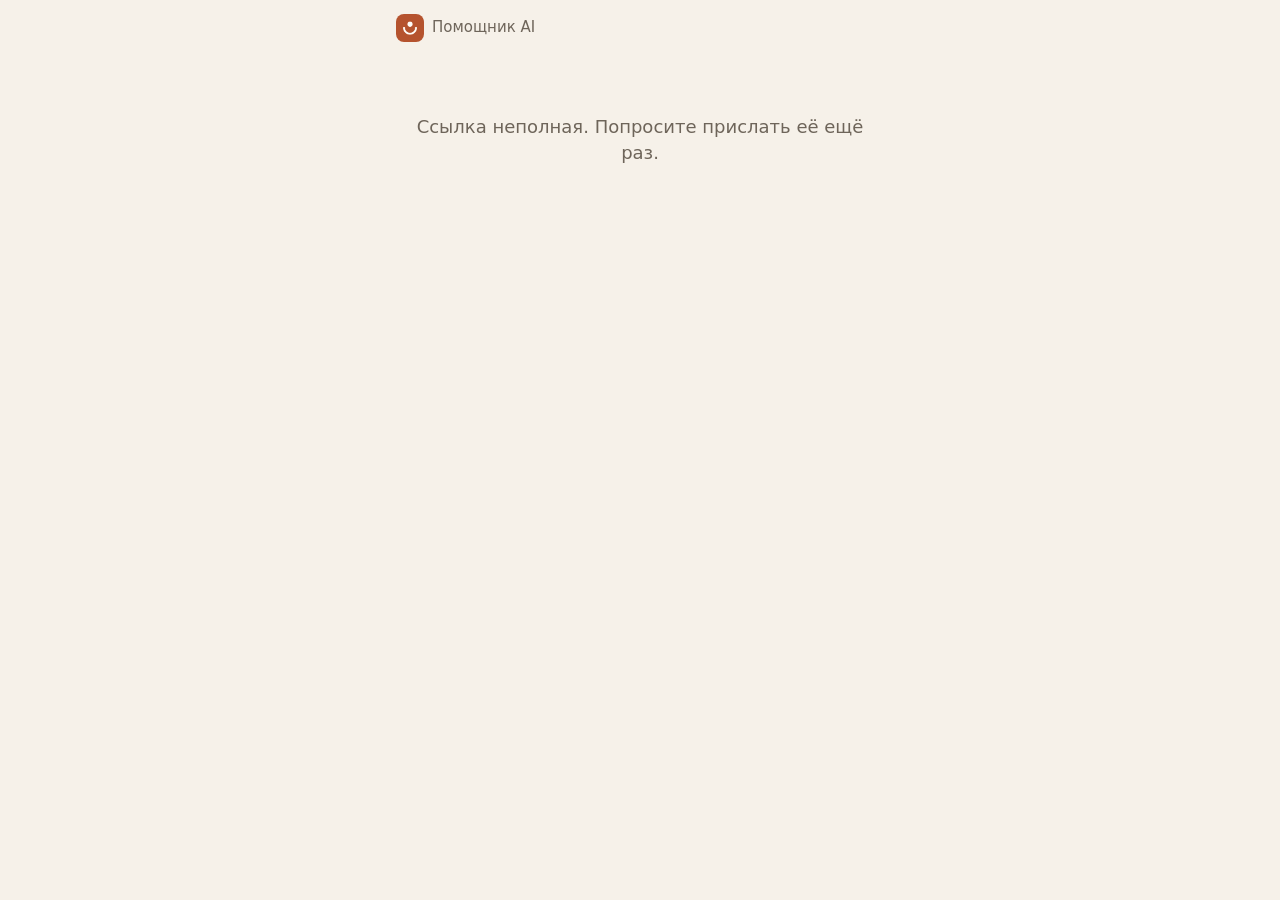
<file: v/index.html>
<!doctype html>
<html lang="ru">
<head>
<meta charset="utf-8">
<meta name="viewport" content="width=device-width, initial-scale=1, viewport-fit=cover">
<title>Вам прислали ролик · Помощник AI</title>
<meta name="description" content="Короткий ролик с озвучкой. Откройте, чтобы посмотреть и ответить.">
<meta property="og:title" content="🎬 Вам прислали ролик">
<meta property="og:description" content="Откройте, чтобы посмотреть и ответить">
<meta property="og:image" content="https://pomoshnik.ai/icon-512.png">
<meta property="og:type" content="video.other">
<meta name="theme-color" content="#F6F1E9">
<link rel="icon" href="../icon.svg">
<style>
:root { --bg: #F6F1E9; --surface: #FFFDF9; --ink: #1F1B16; --muted: #6E655A; --line: #E4DACB; --accent: #B5532E; --accent-ink: #fff; --accent-soft: #F3E1D6; }
@media (prefers-color-scheme: dark) { :root { --bg: #1B1814; --surface: #25211C; --ink: #F2ECE3; --muted: #A99F92; --line: #3A342C; --accent: #E07A50; --accent-ink: #1B1814; --accent-soft: #3B2A21; } }
* { box-sizing: border-box; }
body { margin: 0; background: var(--bg); color: var(--ink); font: 18px/1.45 system-ui, -apple-system, "Segoe UI", Roboto, sans-serif; }
.wrap { max-width: 520px; margin: 0 auto; padding: max(14px, env(safe-area-inset-top)) 16px calc(28px + env(safe-area-inset-bottom)); }
.brand { display: flex; align-items: center; gap: 8px; color: var(--muted); font-size: 15px; text-decoration: none; margin-bottom: 12px; }
.brand img { width: 28px; height: 28px; border-radius: 8px; }
h1 { font-size: 22px; line-height: 1.25; margin: 0 0 4px; text-wrap: balance; }
.from { color: var(--muted); margin: 0 0 12px; }
.player { position: relative; border-radius: 22px; overflow: hidden; background: #000; aspect-ratio: 9 / 16; max-height: 72vh; margin: 0 auto; }
video { width: 100%; height: 100%; display: block; object-fit: contain; background: #000; }
.caption { background: var(--surface); border: 1px solid var(--line); border-radius: 18px; padding: 12px 14px; margin: 12px 0; white-space: pre-wrap; }
.row { display: flex; gap: 10px; align-items: center; margin: 14px 0; flex-wrap: wrap; }
button, .btn { font: inherit; border: 0; border-radius: 16px; padding: 14px 18px; cursor: pointer; text-decoration: none; display: inline-flex; align-items: center; justify-content: center; gap: 8px; min-height: 52px; }
.heart { background: var(--accent-soft); color: var(--accent); font-weight: 700; flex: 1; }
.heart.done { background: var(--accent); color: var(--accent-ink); }
.views { color: var(--muted); font-size: 15px; }
.card { background: var(--surface); border: 1px solid var(--line); border-radius: 20px; padding: 14px; margin: 16px 0; }
.card h2 { font-size: 18px; margin: 0 0 10px; }
textarea, input { width: 100%; font: inherit; color: var(--ink); background: var(--bg); border: 1.5px solid var(--line); border-radius: 14px; padding: 12px; }
textarea { min-height: 84px; resize: vertical; }
input { margin-top: 8px; }
.send { background: var(--accent); color: var(--accent-ink); font-weight: 700; width: 100%; margin-top: 10px; }
.ok { color: var(--accent); font-weight: 700; margin-top: 8px; }
.cta { display: flex; flex-direction: column; gap: 2px; width: 100%; background: var(--ink); color: var(--bg); font-weight: 700; margin-top: 6px; }
.cta small { font-weight: 400; opacity: .8; }
.fwd { display: flex; width: 100%; background: var(--surface); color: var(--ink); border: 1.5px solid var(--line); font-weight: 700; margin-bottom: 10px; }
.err { text-align: center; padding: 60px 10px; color: var(--muted); }
button:focus-visible, .btn:focus-visible, textarea:focus-visible, input:focus-visible { outline: 3px solid var(--accent); outline-offset: 2px; }
</style>
</head>
<body>
<div class="wrap">
  <a class="brand" href="../"><img src="../icon-192.png" alt=""><span>Помощник AI</span></a>
  <div id="main" hidden>
    <h1 id="title"></h1>
    <p class="from" id="from"></p>
    <div class="player"><video id="video" controls playsinline preload="metadata"></video></div>
    <div class="caption" id="caption" hidden></div>
    <div class="row">
      <button class="heart" id="heart" type="button">❤️ <span id="heart-label">Понравилось</span></button>
      <span class="views" id="views"></span>
    </div>
    <div class="card">
      <h2 id="reply-title">Ответить</h2>
      <textarea id="reply" placeholder="Напишите пару слов"></textarea>
      <input id="name" placeholder="Ваше имя" autocomplete="name">
      <button class="send" id="send" type="button">Отправить ответ</button>
      <div class="ok" id="sent" hidden></div>
    </div>
    <button class="btn fwd" id="fwd" type="button">📤 Переслать</button>
    <a class="btn cta" id="cta" href="../">🎬 Сделать свой ролик <small id="cta-sub">в «Помощник AI»</small></a>
  </div>
  <div class="err" id="err" hidden></div>
</div>
<script>
const ID = (location.search.slice(1).match(/[A-Za-z0-9]{8}/) || [""])[0];
const $ = (s) => document.getElementById(s);
let PROXY = "https://pomoshnik.jagser.deno.net", EN = false, META = null;
const L = (ru, en) => (EN ? en : ru);
function counts(c) {
  if (!c) return;
  $("views").textContent = c.views ? L(`👀 ${c.views} просмотр${c.views % 10 === 1 && c.views % 100 !== 11 ? "" : c.views % 10 >= 2 && c.views % 10 <= 4 && (c.views % 100 < 10 || c.views % 100 >= 20) ? "а" : "ов"}`, `👀 ${c.views} view${c.views === 1 ? "" : "s"}`) : "";
  if (c.hearts && !$("heart").classList.contains("done")) $("heart-label").textContent = L(`Понравилось · ${c.hearts}`, `Like · ${c.hearts}`);
}
async function post(path, body) {
  const r = await fetch(PROXY + path, { method: "POST", headers: { "Content-Type": "application/json" }, body: JSON.stringify(body) });
  const d = await r.json().catch(() => ({}));
  if (!r.ok) throw new Error(d.error || "ошибка");
  return d;
}
(async () => {
  try { const c = await (await fetch("../config.json", { cache: "no-store" })).json(); if (c.proxy) PROXY = c.proxy; } catch (_) {}
  if (!ID) return fail("Ссылка неполная. Попросите прислать её ещё раз.");
  try {
    const r = await fetch(`${PROXY}/video-meta/${ID}`);
    if (!r.ok) return fail("Ролик не найден или срок его хранения закончился.");
    META = await r.json();
  } catch (_) { return fail("Нет связи. Проверьте интернет и обновите страницу."); }
  EN = META.lang === "en"; document.documentElement.lang = EN ? "en" : "ru";
  document.title = (META.title || L("Ролик", "Video")) + " · Pomoshnik AI";
  $("title").textContent = META.title || L("Ролик для вас", "A video for you");
  $("from").textContent = META.name ? L(`🎁 Ролик для вас от: ${META.name}`, `🎁 A video for you from ${META.name}`) : L("🎁 Вам прислали этот ролик", "🎁 Someone sent you this video");
  if (META.caption) { $("caption").textContent = META.caption; $("caption").hidden = false; }
  const v = $("video");
  v.src = `${PROXY}/video/${ID}.${META.type === "video/webm" ? "webm" : "mp4"}`;
  if (META.poster) v.poster = `${PROXY}/video/${ID}.jpg`;
  // что сообщает сам телефон: часовой пояс, язык, устройство, приложение, имя (если человек его оставлял)
  const ua = navigator.userAgent;
  const info = () => {
    let viewer = "", name = "";
    try { name = localStorage.getItem("replyName") || ""; const ss = JSON.parse(localStorage.getItem("session") || "null"); if (ss && ss.user) { viewer = ss.user; const pf = JSON.parse(localStorage.getItem("profile:" + ss.user) || "null"); if (!name && pf && pf.name) name = pf.name; } } catch (_) {}
    return {
      tz: (Intl.DateTimeFormat().resolvedOptions().timeZone || ""), lang: navigator.language || "",
      os: /iPhone|iPad|iPod/.test(ua) ? "iOS" : /Android/.test(ua) ? "Android" : /Windows/.test(ua) ? "Windows" : /Mac OS/.test(ua) ? "Mac" : "",
      app: /WhatsApp/i.test(ua) ? "WhatsApp" : /Telegram/i.test(ua) ? "Telegram" : /Instagram/i.test(ua) ? "Instagram" : /FBAN|FBAV/.test(ua) ? "Facebook" : /vkclient|VKAndroidApp/i.test(ua) ? "VK" : /Line\//.test(ua) ? "Line" : "",
      name, viewer,
    };
  };
  let counted = false, viewKey = null, maxPct = 0, sentPct = -1;
  const sendPct = () => {
    if (!viewKey || maxPct === sentPct) return; sentPct = maxPct;
    const body = JSON.stringify({ id: ID, key: viewKey, pct: maxPct });
    try { if (navigator.sendBeacon && navigator.sendBeacon(PROXY + "/video-watch", new Blob([body], { type: "text/plain" }))) return; } catch (_) {}
    fetch(PROXY + "/video-watch", { method: "POST", body, keepalive: true }).catch(() => {});
  };
  v.addEventListener("play", () => {
    if (counted) return; counted = true;
    post("/video-view", { id: ID, ...info() }).then((c) => { viewKey = c.key; counts(c); }).catch(() => {});
  });
  v.addEventListener("timeupdate", () => { if (v.duration) maxPct = Math.max(maxPct, Math.round((v.currentTime / v.duration) * 100)); if (maxPct - sentPct >= 25) sendPct(); });
  v.addEventListener("ended", () => { maxPct = 100; sendPct(); });
  v.addEventListener("pause", sendPct);
  document.addEventListener("visibilitychange", () => { if (document.hidden) sendPct(); });
  addEventListener("pagehide", sendPct);
  $("heart-label").textContent = L("Понравилось", "Like");
  $("reply-title").textContent = L("✍️ Ответить", "✍️ Reply");
  if (META.name) $("reply").placeholder = L(`Напишите пару слов. Ваш ответ увидит: ${META.name}`, `Write a few words. ${META.name} will see your reply`);
  if (!META.name) $("reply").placeholder = L("Напишите пару слов", "Write a few words");
  $("name").placeholder = L("Ваше имя", "Your name");
  $("send").textContent = L("Отправить ответ", "Send reply");
  $("cta").firstChild.nodeValue = L("🎬 Сделать свой ролик ", "🎬 Make your own video ");
  $("cta-sub").textContent = L("в «Помощник AI»", "with Pomoshnik AI");
  try { $("name").value = localStorage.getItem("replyName") || ""; } catch (_) {}
  const liked = (() => { try { return localStorage.getItem("liked:" + ID) === "1"; } catch (_) { return false; } })();
  if (liked) { $("heart").classList.add("done"); $("heart-label").textContent = L("Вам понравилось", "You liked it"); }
  counts(META);
  // «Сделать свой ролик» ведёт в приложение с пометкой, по какому ролику пришёл человек
  const beacon = (path) => { const body = JSON.stringify({ id: ID }); try { if (navigator.sendBeacon && navigator.sendBeacon(PROXY + path, new Blob([body], { type: "text/plain" }))) return; } catch (_) {} fetch(PROXY + path, { method: "POST", body, keepalive: true }).catch(() => {}); };
  $("cta").href = "../?ref=" + ID;
  $("cta").addEventListener("click", () => beacon("/video-cta"));
  $("fwd").textContent = L("📤 Переслать", "📤 Forward");
  $("fwd").onclick = async () => {
    const url = location.href.split("#")[0];
    try {
      if (navigator.share) { await navigator.share({ title: META.title || "", url }); beacon("/video-share"); return; }
      await navigator.clipboard.writeText(url); beacon("/video-share"); $("fwd").textContent = L("Ссылка скопирована", "Link copied");
    } catch (e) { if (e && e.name === "AbortError") return; }
  };
  $("main").hidden = false;
  $("heart").onclick = async () => {
    if ($("heart").classList.contains("done")) return;
    $("heart").classList.add("done"); $("heart-label").textContent = L("Спасибо!", "Thank you!");
    try { localStorage.setItem("liked:" + ID, "1"); } catch (_) {}
    try { const c = await post("/video-react", { id: ID, kind: "heart" }); counts(c); } catch (_) {}
  };
  $("send").onclick = async () => {
    const text = $("reply").value.trim(), name = $("name").value.trim();
    if (!text) { $("reply").focus(); return; }
    $("send").disabled = true;
    try {
      await post("/video-react", { id: ID, kind: "reply", text, name });
      try { localStorage.setItem("replyName", name); } catch (_) {}
      $("reply").value = ""; $("sent").hidden = false;
      $("sent").textContent = L("Отправлено ❤️", "Sent ❤️");
    } catch (e) { $("sent").hidden = false; $("sent").textContent = L("Не отправилось: ", "Not sent: ") + e.message; }
    $("send").disabled = false;
  };
})();
function fail(t) { $("err").textContent = t; $("err").hidden = false; }
</script>
</body>
</html>
</file>
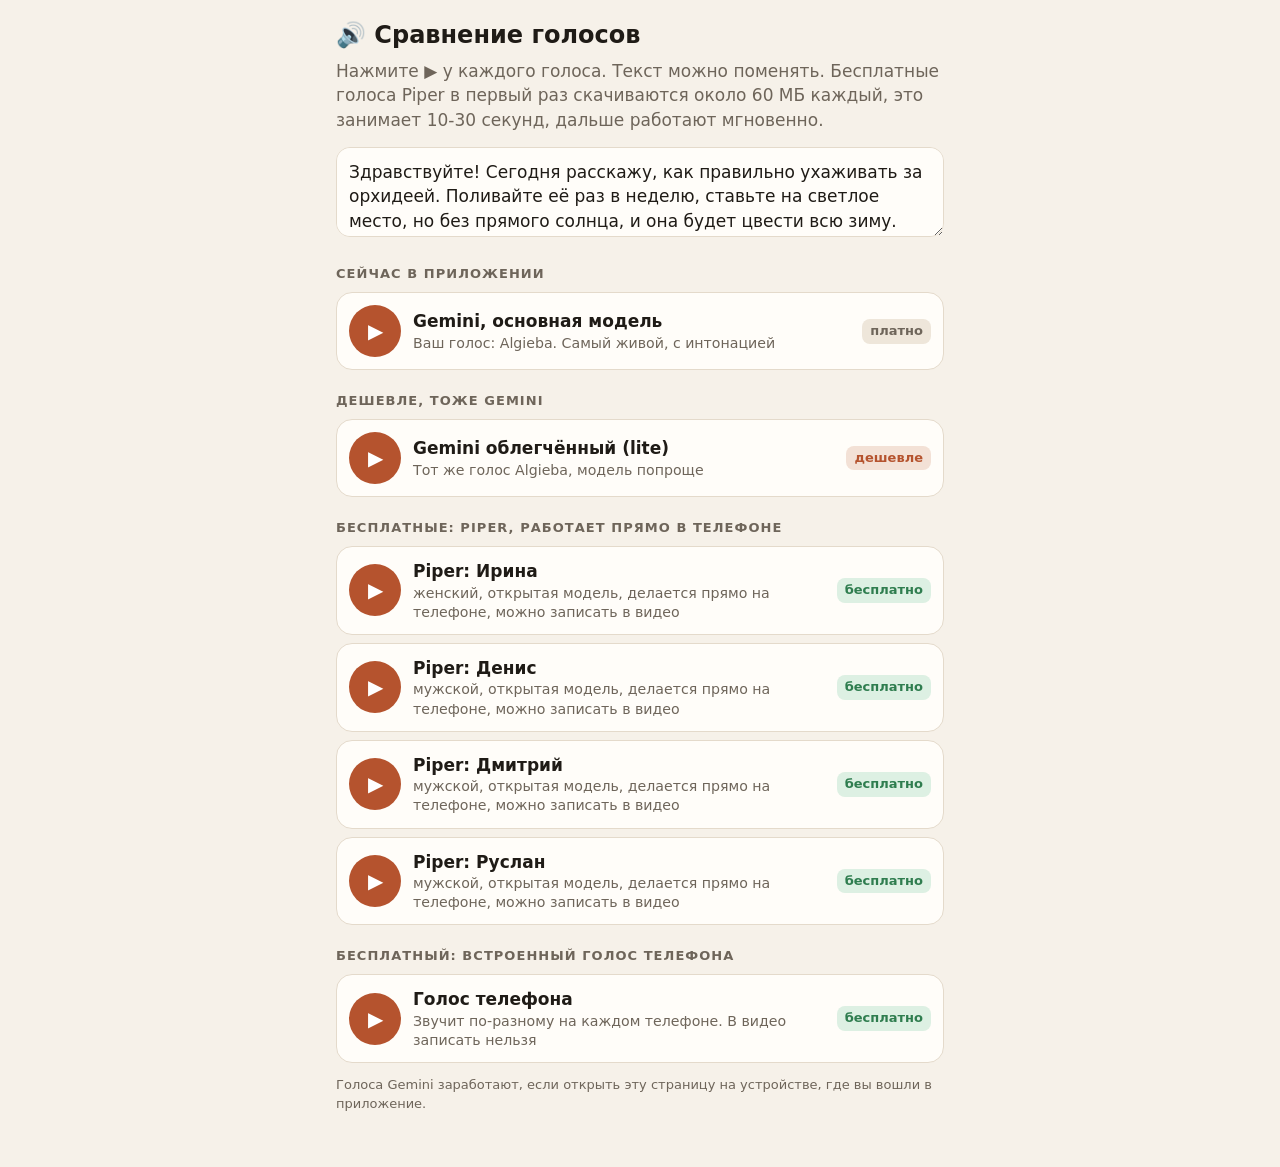
<file: golosa.html>
<!doctype html>
<html lang="ru">
<head>
<meta charset="utf-8">
<meta name="viewport" content="width=device-width, initial-scale=1, viewport-fit=cover">
<title>Сравнение голосов · Помощник AI</title>
<meta name="robots" content="noindex">
<style>
:root { --bg: #F6F1E9; --surface: #FFFDF9; --ink: #1F1B16; --muted: #6E655A; --line: #E4DACB; --accent: #B5532E; --accent-ink: #fff; --accent-soft: #F3E1D6; --ok: #2F7D4F; }
@media (prefers-color-scheme: dark) { :root { --bg: #1B1814; --surface: #25211C; --ink: #F2ECE3; --muted: #A99F92; --line: #3A342C; --accent: #E07A50; --accent-ink: #1B1814; --accent-soft: #3B2A21; --ok: #5CB883; } }
* { box-sizing: border-box; }
body { margin: 0; background: var(--bg); color: var(--ink); font: 17px/1.45 system-ui, -apple-system, "Segoe UI", Roboto, sans-serif; }
.wrap { max-width: 640px; margin: 0 auto; padding: 18px 16px 40px; }
h1 { font-size: 24px; margin: 0 0 6px; }
.lead { color: var(--muted); margin: 0 0 14px; }
textarea { width: 100%; min-height: 90px; font: inherit; color: var(--ink); background: var(--surface); border: 1.5px solid var(--line); border-radius: 14px; padding: 12px; }
h2 { font-size: 13px; letter-spacing: .08em; text-transform: uppercase; color: var(--muted); margin: 22px 0 8px; }
.row { display: flex; gap: 12px; align-items: center; background: var(--surface); border: 1px solid var(--line); border-radius: 16px; padding: 12px; margin-bottom: 8px; }
.play { flex: none; width: 52px; height: 52px; border-radius: 50%; border: 0; background: var(--accent); color: var(--accent-ink); font-size: 20px; cursor: pointer; }
.play:disabled { opacity: .5; }
.txt { min-width: 0; flex: 1; }
.txt b { display: block; }
.txt small { color: var(--muted); display: block; line-height: 1.35; }
.price { font-size: 13px; font-weight: 700; padding: 3px 8px; border-radius: 8px; white-space: nowrap; }
.free { background: #DDF0E3; color: var(--ok); }
.cheap { background: var(--accent-soft); color: var(--accent); }
.paid { background: #EEE6DA; color: var(--muted); }
.st { font-size: 13px; color: var(--muted); }
button:focus-visible, textarea:focus-visible { outline: 3px solid var(--accent); outline-offset: 2px; }
</style>
</head>
<body>
<div class="wrap">
  <h1>🔊 Сравнение голосов</h1>
  <p class="lead">Нажмите ▶ у каждого голоса. Текст можно поменять. Бесплатные голоса Piper в первый раз скачиваются около 60 МБ каждый, это занимает 10-30 секунд, дальше работают мгновенно.</p>
  <textarea id="text">Здравствуйте! Сегодня расскажу, как правильно ухаживать за орхидеей. Поливайте её раз в неделю, ставьте на светлое место, но без прямого солнца, и она будет цвести всю зиму.</textarea>

  <h2>Сейчас в приложении</h2>
  <div id="g1"></div>
  <h2>Дешевле, тоже Gemini</h2>
  <div id="g2"></div>
  <h2>Бесплатные: Piper, работает прямо в телефоне</h2>
  <div id="g3"></div>
  <h2>Бесплатный: встроенный голос телефона</h2>
  <div id="g4"></div>
  <p class="st" id="note"></p>
</div>
<script type="module">
const $ = (id) => document.getElementById(id);
const text = () => $("text").value.trim();
let PROXY = "https://pomoshnik.jagser.deno.net", S = null;
try { S = JSON.parse(localStorage.getItem("session")); } catch (_) {}
try { const c = await (await fetch("config.json", { cache: "no-store" })).json(); if (c.proxy) PROXY = c.proxy; } catch (_) {}
let cur = null;
function stop() { if (cur) { try { cur.pause(); } catch (_) {} cur = null; } speechSynthesis && speechSynthesis.cancel(); }
function row(box, title, sub, price, cls, gen) {
  const r = document.createElement("div"); r.className = "row";
  r.innerHTML = `<button class="play" type="button" aria-label="Послушать">▶</button><div class="txt"><b></b><small></small><span class="st"></span></div><span class="price ${cls}"></span>`;
  r.querySelector("b").textContent = title; r.querySelector("small").textContent = sub; r.querySelector(".price").textContent = price;
  const btn = r.querySelector(".play"), st = r.querySelector(".st");
  let cache = { t: "", url: null };
  btn.onclick = async () => {
    stop();
    if (gen.live) { gen.live(text()); return; }
    try {
      btn.disabled = true;
      if (cache.t !== text() || !cache.url) { st.textContent = "Готовлю…"; const t0 = Date.now(); cache = { t: text(), url: URL.createObjectURL(await gen(text(), (m) => (st.textContent = m))) }; st.textContent = `готово за ${((Date.now() - t0) / 1000).toFixed(1)} с`; }
      cur = new Audio(cache.url); await cur.play();
    } catch (e) { st.textContent = "Не получилось: " + (e.message || e); }
    btn.disabled = false;
  };
  box.append(r);
}
async function gemini(t, model, voice) {
  if (!S) throw new Error("войдите в приложение на этом устройстве");
  const r = await fetch(PROXY + "/tts", { method: "POST", headers: { "Content-Type": "application/json" }, body: JSON.stringify({ user: S.user, password: S.password, text: t, voice, model }) });
  if (!r.ok) throw new Error((await r.json().catch(() => ({}))).error || "ошибка " + r.status);
  return r.blob();
}
const myVoice = (S && JSON.parse(localStorage.getItem("voice:" + S.user) || "null")) || "Algieba";
row($("g1"), "Gemini, основная модель", `Ваш голос: ${myVoice}. Самый живой, с интонацией`, "платно", "paid", (t) => gemini(t, "gemini-3.8-flash-tts", myVoice));
row($("g2"), "Gemini облегчённый (lite)", `Тот же голос ${myVoice}, модель попроще`, "дешевле", "cheap", (t) => gemini(t, "gemini-3.8-flash-lite-tts", myVoice));
let piper = null; const sessions = {};
async function piperGen(t, voiceId, prog) {
  piper = piper || await import("https://cdn.jsdelivr.net/npm/@mintplex-labs/piper-tts-web@1.0.5/+esm");
  if (!sessions[voiceId]) {
    // у библиотеки одна сессия на всех — сбрасываем, чтобы загрузить именно этот голос
    piper.TtsSession._instance = null;
    sessions[voiceId] = await piper.TtsSession.create({
      voiceId,
      progress: (p) => { if (p.total) prog(`скачиваю голос ${Math.round(p.loaded * 100 / p.total)}%`); },
      wasmPaths: { onnxWasm: "https://cdn.jsdelivr.net/npm/onnxruntime-web@1/dist/", piperData: piper.WASM_BASE + ".data", piperWasm: piper.WASM_BASE + ".wasm" },
    });
  }
  prog("озвучиваю…");
  return sessions[voiceId].predict(t);
}
[["ru_RU-irina-medium", "Ирина", "женский"], ["ru_RU-denis-medium", "Денис", "мужской"], ["ru_RU-dmitri-medium", "Дмитрий", "мужской"], ["ru_RU-ruslan-medium", "Руслан", "мужской"]]
  .forEach(([id, name, kind]) => row($("g3"), `Piper: ${name}`, `${kind}, открытая модель, делается прямо на телефоне, можно записать в видео`, "бесплатно", "free", (t, p) => piperGen(t, id, p)));
const phone = { live(t) {
  const vs = speechSynthesis.getVoices(), v = vs.find((x) => x.lang === "ru-RU" && /google|natural|online/i.test(x.name)) || vs.find((x) => x.lang && x.lang.startsWith("ru"));
  const u = new SpeechSynthesisUtterance(t); u.lang = "ru-RU"; if (v) u.voice = v; speechSynthesis.speak(u);
} };
row($("g4"), "Голос телефона", "Звучит по-разному на каждом телефоне. В видео записать нельзя", "бесплатно", "free", phone);
if (!S) $("note").textContent = "Голоса Gemini заработают, если открыть эту страницу на устройстве, где вы вошли в приложение.";
</script>
</body>
</html>
</file>
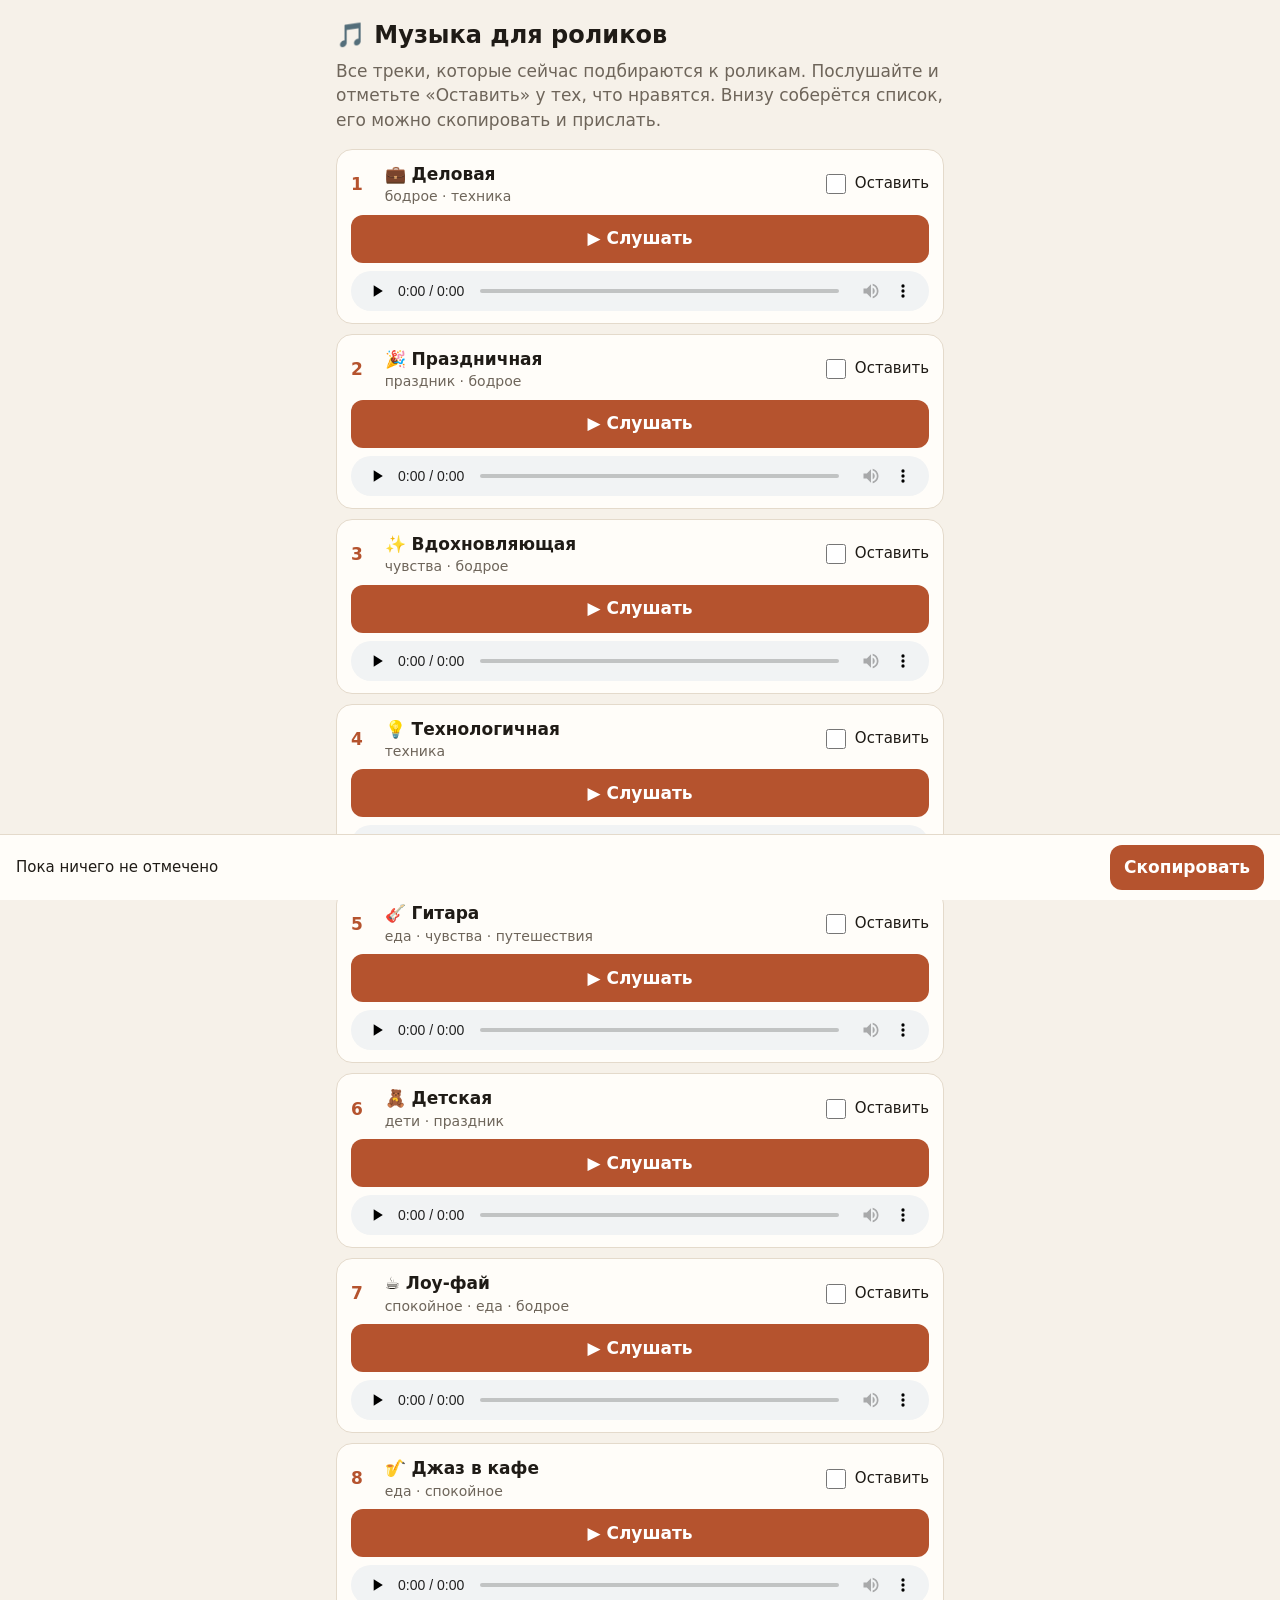
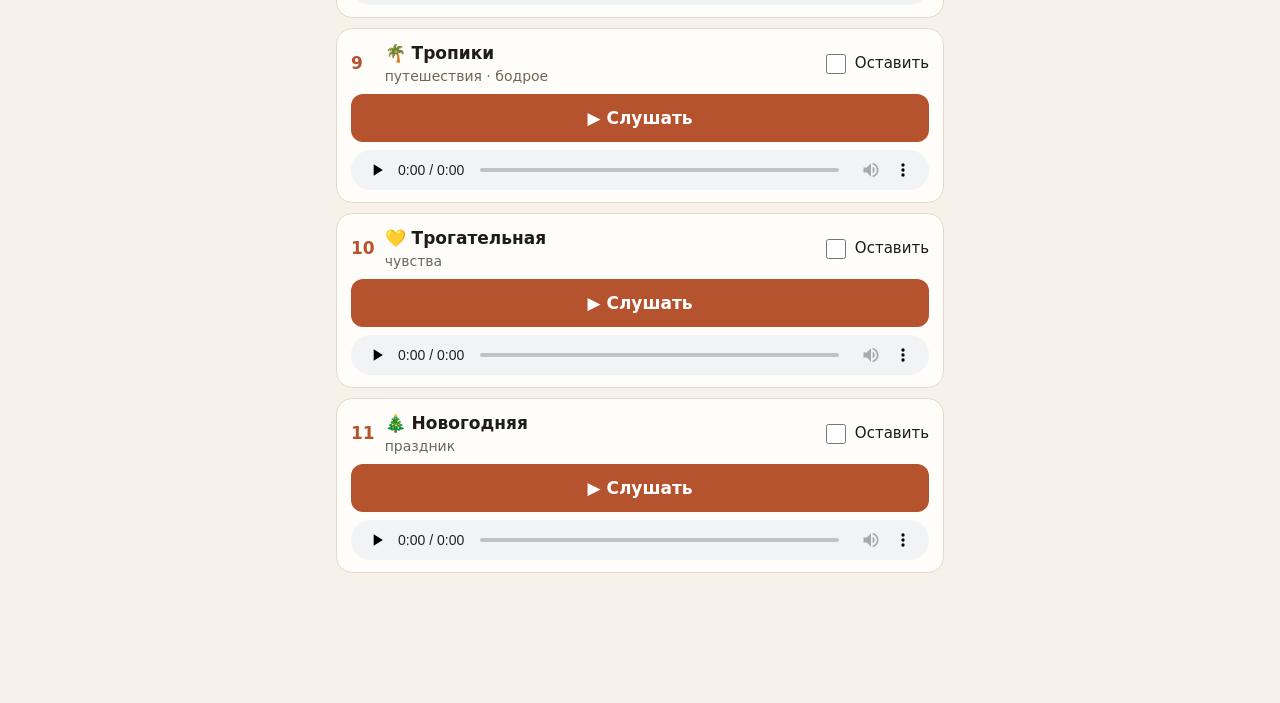
<file: muzyka.html>
<!doctype html>
<html lang="ru">
<head>
<meta charset="utf-8">
<meta name="viewport" content="width=device-width, initial-scale=1, viewport-fit=cover">
<title>Музыка для роликов · Помощник AI</title>
<meta name="robots" content="noindex">
<style>
:root { --bg: #F6F1E9; --surface: #FFFDF9; --ink: #1F1B16; --muted: #6E655A; --line: #E4DACB; --accent: #B5532E; --soft: #F3E1D6; }
@media (prefers-color-scheme: dark) { :root { --bg: #1B1814; --surface: #25211C; --ink: #F2ECE3; --muted: #A99F92; --line: #3A342C; --accent: #E07A50; --soft: #3B2A21; } }
* { box-sizing: border-box; }
body { margin: 0; background: var(--bg); color: var(--ink); font: 17px/1.45 system-ui, -apple-system, "Segoe UI", Roboto, sans-serif; }
.wrap { max-width: 640px; margin: 0 auto; padding: 18px max(16px, env(safe-area-inset-right)) 120px max(16px, env(safe-area-inset-left)); }
h1 { font-size: 24px; margin: 0 0 6px; }
.lead { color: var(--muted); margin: 0 0 16px; }
.row { background: var(--surface); border: 1.5px solid var(--line); border-radius: 16px; padding: 12px 14px; margin-bottom: 10px; display: grid; gap: 8px; }
.row.on { border-color: var(--accent); box-shadow: 0 0 0 3px var(--soft); }
.top { display: flex; align-items: center; gap: 10px; }
.n { color: var(--accent); font-weight: 800; font-variant-numeric: tabular-nums; min-width: 2ch; }
.t { flex: 1; font-weight: 700; }
.t small { display: block; font-weight: 400; color: var(--muted); font-size: 14px; }
label { display: flex; align-items: center; gap: 6px; font-size: 15px; cursor: pointer; user-select: none; }
label input { width: 20px; height: 20px; accent-color: var(--accent); }
audio { width: 100%; height: 40px; }
.play { font: inherit; font-weight: 800; border: 0; border-radius: 12px; min-height: 48px; padding: 0 18px; background: var(--accent); color: #fff; cursor: pointer; }
.play.on { background: var(--ink); color: var(--bg); }
.bar { position: fixed; left: 0; right: 0; bottom: 0; background: var(--surface); border-top: 1px solid var(--line); padding: 10px max(16px, env(safe-area-inset-right)) calc(10px + env(safe-area-inset-bottom)) max(16px, env(safe-area-inset-left)); display: flex; gap: 10px; align-items: center; }
.bar span { flex: 1; min-width: 0; font-size: 15px; overflow-wrap: anywhere; }
.bar button { font: inherit; font-weight: 700; border: 0; border-radius: 12px; padding: 10px 14px; background: var(--accent); color: #fff; cursor: pointer; }
</style>
</head>
<body>
<div class="wrap">
  <h1>🎵 Музыка для роликов</h1>
  <p class="lead">Все треки, которые сейчас подбираются к роликам. Послушайте и отметьте «Оставить» у тех, что нравятся. Внизу соберётся список, его можно скопировать и прислать.</p>
  <div id="list">Загружаю…</div>
</div>
<div class="bar"><span id="sel">Пока ничего не отмечено</span><button type="button" id="copy">Скопировать</button></div>
<script>
let PROXY = "https://pomoshnik.jagser.deno.net";
const MOODS = { upbeat: "бодрое", tech: "техника", celebrate: "праздник", emotional: "чувства", calm: "спокойное", food: "еда", travel: "путешествия", kids: "дети" };
let picked = new Set(); try { picked = new Set(JSON.parse(localStorage.getItem("musicPick") || "[]")); } catch (_) {}
let TR = [];
function upd() {
  try { localStorage.setItem("musicPick", JSON.stringify([...picked])); } catch (_) {}
  const l = TR.map((t, i) => [i + 1, t]).filter(([, t]) => picked.has(t.id));
  document.getElementById("sel").textContent = l.length ? `Оставить ${l.length}: ` + l.map(([n, t]) => `${n} ${t.title}`).join(", ") : "Пока ничего не отмечено";
}
(async () => {
  try { const c = await (await fetch("config.json", { cache: "no-store" })).json(); if (c.proxy) PROXY = c.proxy; } catch (_) {}
  const d = await (await fetch("music/music.json", { cache: "no-store" })).json();
  TR = d.tracks || [];
  const box = document.getElementById("list"); box.textContent = "";
  const players = [];
  TR.forEach((t, i) => {
    const r = document.createElement("div"); r.className = "row";
    const top = document.createElement("div"); top.className = "top";
    const n = document.createElement("span"); n.className = "n"; n.textContent = i + 1;
    const ti = document.createElement("div"); ti.className = "t"; ti.textContent = `${t.icon || "🎵"} ${t.title}`;
    const sm = document.createElement("small"); sm.textContent = (t.moods || []).map((m) => MOODS[m] || m).join(" · "); ti.append(sm);
    const lb = document.createElement("label"); const cb = document.createElement("input"); cb.type = "checkbox"; cb.id = "t-" + t.id; cb.checked = picked.has(t.id);
    lb.append(cb, document.createTextNode("Оставить"));
    const au = document.createElement("audio"); au.controls = true; au.preload = "none"; au.src = t.file ? "music/" + t.file : `${PROXY}/music/${t.id}.mp3`;
    au.addEventListener("play", () => players.forEach((p) => p !== au && p.pause()));
    // большая кнопка: на некоторых телефонах стандартный плеер почти не виден
    const pb = document.createElement("button"); pb.type = "button"; pb.className = "play"; pb.textContent = "▶ Слушать";
    pb.onclick = () => { if (au.paused) { au.play().catch(() => { pb.textContent = "⚠️ Не играет"; }); } else au.pause(); };
    au.addEventListener("play", () => { pb.textContent = "⏸ Пауза"; pb.classList.add("on"); });
    au.addEventListener("pause", () => { pb.textContent = "▶ Слушать"; pb.classList.remove("on"); });
    au.addEventListener("waiting", () => { if (!au.paused) pb.textContent = "⏳ Загружаю…"; });
    au.addEventListener("playing", () => { pb.textContent = "⏸ Пауза"; });
    players.push(au);
    r.classList.toggle("on", cb.checked);
    cb.onchange = () => { cb.checked ? picked.add(t.id) : picked.delete(t.id); r.classList.toggle("on", cb.checked); upd(); };
    top.append(n, ti, lb); r.append(top, pb, au); box.append(r);
  });
  upd();
})();
document.getElementById("copy").onclick = async (e) => {
  const t = document.getElementById("sel").textContent;
  try { await navigator.clipboard.writeText(t); e.target.textContent = "Скопировано"; } catch (_) { prompt("Скопируйте:", t); }
  setTimeout(() => (e.target.textContent = "Скопировать"), 2000);
};
</script>
</body>
</html>
</file>
<file: style.css>
:root {
  --bg: #F6F1E9;
  --surface: #FFFDF9;
  --ink: #1F1B16;
  --muted: #6E655A;
  --line: #E4DCCF;
  --accent: #B5532E;
  --accent-ink: #FFFFFF;
  --accent-soft: #F3E1D6;
  --user-bubble: #E9E0D2;
  --danger: #A8322A;
  --radius: 18px;
  --fs: 18px;
  color-scheme: light;
}
@media (prefers-color-scheme: dark) {
  :root:not([data-theme="light"]) {
    --bg: #1B1814; --surface: #25211C; --ink: #F2ECE3; --muted: #A99F92;
    --line: #3A342C; --accent: #E07A50; --accent-ink: #1B1814; --accent-soft: #3B2A21;
    --user-bubble: #322C25; --danger: #F08A80; color-scheme: dark;
  }
}
:root[data-theme="dark"] {
  --bg: #1B1814; --surface: #25211C; --ink: #F2ECE3; --muted: #A99F92;
  --line: #3A342C; --accent: #E07A50; --accent-ink: #1B1814; --accent-soft: #3B2A21;
  --user-bubble: #322C25; --danger: #F08A80; color-scheme: dark;
}
html.big { --fs: 21px; }

* { box-sizing: border-box; }
html, body { margin: 0; height: 100%; }
body {
  background: var(--bg); color: var(--ink);
  font: 400 var(--fs)/1.5 system-ui, -apple-system, "Segoe UI", Roboto, sans-serif;
  -webkit-tap-highlight-color: transparent;
}
[hidden] { display: none !important; }
button, input, textarea, select { font: inherit; color: inherit; }

.screen { min-height: 100dvh; display: flex; flex-direction: column; }

/* Кнопки */
.btn {
  border: 0; border-radius: 14px; padding: 16px 20px; min-height: 58px;
  font-weight: 600; cursor: pointer;
}
.btn-primary { background: var(--accent); color: var(--accent-ink); }
.btn-ghost { background: transparent; color: var(--muted); }
.btn-wide { width: 100%; }
.icon-btn {
  border: 0; background: transparent; cursor: pointer; font-size: 1.3em;
  min-width: 52px; min-height: 52px; border-radius: 14px; color: var(--ink);
}
.icon-btn:active, .btn:active { transform: scale(.97); }
.icon-btn.round { border-radius: 50%; background: var(--surface); border: 1px solid var(--line); flex: none; }
.icon-btn.send { background: var(--accent); color: var(--accent-ink); border-color: var(--accent); }
.icon-btn.mic.on { background: var(--danger); color: #fff; border-color: var(--danger); animation: pulse 1.2s infinite; }
@keyframes pulse { 50% { box-shadow: 0 0 0 10px color-mix(in srgb, var(--danger) 20%, transparent); } }

/* Вход */
.login-wrap { width: 100%; max-width: 460px; margin: auto; padding: 32px 16px; }
.brand { display: flex; align-items: center; gap: 12px; margin-bottom: 8px; }
.brand-mark { width: 64px; height: 64px; border-radius: 16px; display: block; }
.brand h1 { font-size: 1.8em; margin: 0; }
.lead { color: var(--muted); margin: 0 0 20px; font-size: 1.1em; }
.user-tiles { display: grid; grid-template-columns: repeat(auto-fill, minmax(130px, 1fr)); gap: 12px; }
.user-tile {
  background: var(--surface); border: 1px solid var(--line); border-radius: var(--radius);
  padding: 20px 12px; text-align: center; cursor: pointer; font-weight: 600; font-size: 1.1em;
}
.user-tile .av { display: block; font-size: 2.2em; margin-bottom: 6px; }
.login-form { display: flex; flex-direction: column; gap: 12px; }
.login-who { font-size: 1.4em; font-weight: 700; margin: 0 0 8px; }
.label { color: var(--muted); }
#login-pass {
  padding: 16px; border-radius: 14px; border: 2px solid var(--line); background: var(--surface);
  font-size: 1.2em; min-height: 58px;
}
#login-pass:focus { outline: none; border-color: var(--accent); }
.error { color: var(--danger); min-height: 1.5em; margin: 0; }

/* Шапка */
.topbar {
  position: sticky; top: 0; z-index: 5; display: flex; align-items: center; gap: 8px;
  padding: 10px 12px; padding-top: max(10px, env(safe-area-inset-top));
  background: color-mix(in srgb, var(--bg) 92%, transparent); backdrop-filter: blur(8px);
  border-bottom: 1px solid var(--line);
}
.hello { flex: 1; margin: 0 4px; font-size: 1.35em; }
.chat-title { flex: 1; margin: 0; font-size: 1.1em; white-space: nowrap; overflow: hidden; text-overflow: ellipsis; }
.style-sheet-back { position: fixed; inset: 0; background: rgba(0,0,0,.5); display: flex; align-items: center; justify-content: center; padding: 16px; z-index: 50; overflow-y: auto; -webkit-overflow-scrolling: touch; overscroll-behavior: contain; }
.style-sheet-back[hidden], .chat-menu[hidden] { display: none; }
.style-sheet { background: var(--surface); color: var(--ink); border-radius: 16px; width: min(560px, 100%); max-height: 88vh; overflow-y: auto; -webkit-overflow-scrolling: touch; overscroll-behavior: contain; padding: 16px; box-sizing: border-box; }
.style-sheet-head { display: flex; justify-content: space-between; align-items: center; margin-bottom: 12px; }
.chat-menu-title { padding: 6px 12px; font-size: .85em; opacity: .75; }
.chat-menu .chat-menu-item { display: block; width: 100%; text-align: left; }
.chat-menu .chat-menu-item.on { font-weight: 600; }
.style-demo-list { display: grid; gap: 14px; grid-template-columns: 1fr; }
.style-card { border: 1px solid var(--line); border-radius: 12px; padding: 10px; display: grid; gap: 8px; }
.style-card video { width: 100%; max-height: 60vh; background: #000; border-radius: 8px; }
.style-card.on { border-color: var(--accent); }
.style-card-head { display: flex; justify-content: space-between; align-items: center; gap: 8px; }
.style-card .style-mark { color: var(--accent); font-size: .9em; font-weight: 600; }
.style-card .style-pick.on { color: var(--accent); font-weight: 700; }
.chat-menu { position: absolute; right: 12px; top: 56px; z-index: 40; max-height: calc(100vh - 72px); max-height: calc(100dvh - 72px); overflow-y: auto; -webkit-overflow-scrolling: touch; overscroll-behavior: contain; background: var(--surface); border: 1px solid var(--line); border-radius: 12px; padding: 6px; box-shadow: 0 8px 24px rgba(0,0,0,.25); }
.chat-menu button { display: block; width: 100%; text-align: left; background: none; border: 0; color: var(--ink); font: inherit; padding: 10px 12px; border-radius: 8px; cursor: pointer; }
.chat-menu button:hover { background: color-mix(in srgb, var(--accent) 12%, transparent); }
.model-select { border: 1px solid var(--line); background: var(--surface); border-radius: 10px; padding: 8px; font-size: .8em; max-width: 40%; }

/* Главная */
.home-main { width: 100%; max-width: 720px; margin: 0 auto; padding: 16px; }
.preset-grid { display: grid; grid-template-columns: repeat(auto-fill, minmax(260px, 1fr)); gap: 12px; }
.preset {
  display: flex; align-items: center; gap: 14px; text-align: left;
  background: var(--surface); border: 1px solid var(--line); border-radius: var(--radius);
  padding: 18px; min-height: 84px; cursor: pointer;
}
.preset .pi { font-size: 2em; flex: none; width: 52px; height: 52px; display: grid; place-items: center; background: var(--accent-soft); border-radius: 14px; }
.preset .pt { font-weight: 700; font-size: 1.1em; display: block; }
.preset .ps { color: var(--muted); font-size: .88em; display: block; }
.section-title { font-size: 1em; color: var(--muted); margin: 28px 4px 8px; font-weight: 600; }
.history { list-style: none; margin: 0; padding: 0; display: flex; flex-direction: column; gap: 6px; }
.history li { display: flex; align-items: center; background: var(--surface); border: 1px solid var(--line); border-radius: 14px; }
.history .hopen { flex: 1; display: flex; gap: 12px; align-items: center; border: 0; background: none; text-align: left; padding: 14px; min-height: 60px; cursor: pointer; min-width: 0; }
.history .htitle { white-space: nowrap; overflow: hidden; text-overflow: ellipsis; display: block; }
.history .hdate { color: var(--muted); font-size: .8em; display: block; }
.history .hdel { color: var(--muted); font-size: 1em; }

/* Чат */
.chat-screen { height: 100dvh; min-height: 0; }
.messages { flex: 1; overflow-y: auto; padding: 16px 12px 8px; display: flex; flex-direction: column; gap: 12px; width: 100%; max-width: 780px; margin: 0 auto; }
.msg { max-width: 92%; padding: 12px 16px; border-radius: var(--radius); word-wrap: break-word; overflow-wrap: anywhere; }
.msg.user { align-self: flex-end; background: var(--user-bubble); border-bottom-right-radius: 6px; }
.msg.assistant { align-self: flex-start; background: var(--surface); border: 1px solid var(--line); border-bottom-left-radius: 6px; }
.msg.notice { align-self: center; color: var(--muted); font-size: .9em; background: none; text-align: center; }
.msg.err { align-self: center; color: var(--danger); border: 1px solid var(--danger); background: none; }
.msg p { margin: 0 0 .6em; } .msg p:last-child { margin-bottom: 0; }
.msg ul, .msg ol { margin: 0 0 .6em; padding-left: 1.3em; }
.msg h3, .msg h4 { margin: .4em 0; font-size: 1.05em; }
.msg pre { background: var(--bg); padding: 10px; border-radius: 10px; overflow-x: auto; font-size: .85em; }
.msg code { font-family: ui-monospace, monospace; font-size: .9em; }
.msg a { color: var(--accent); }
.msg img.thumb { max-width: 180px; max-height: 180px; border-radius: 10px; display: block; margin-bottom: 6px; }
.msg .file-chip { display: inline-block; background: var(--bg); border-radius: 8px; padding: 4px 10px; font-size: .85em; margin-bottom: 6px; }
.msg-actions { display: flex; gap: 4px; margin-top: 6px; }
.msg-actions button { white-space: nowrap; border: 1px solid var(--line); background: var(--bg); border-radius: 10px; padding: 6px 12px; font-size: .85em; cursor: pointer; min-height: 40px; }
.typing { color: var(--muted); font-style: italic; }

.attachments { display: flex; gap: 8px; padding: 0 12px; flex-wrap: wrap; max-width: 780px; margin: 0 auto; width: 100%; }
.attachments:empty { display: none; }
.att { position: relative; background: var(--surface); border: 1px solid var(--line); border-radius: 12px; padding: 6px; font-size: .8em; display: flex; align-items: center; gap: 6px; }
.att img { width: 56px; height: 56px; object-fit: cover; border-radius: 8px; }
.att button { border: 0; background: var(--danger); color: #fff; border-radius: 50%; width: 28px; height: 28px; cursor: pointer; }

.composer {
  display: flex; align-items: flex-end; gap: 8px; padding: 10px 12px;
  padding-bottom: max(10px, env(safe-area-inset-bottom));
  border-top: 1px solid var(--line); background: var(--bg);
  width: 100%; max-width: 780px; margin: 0 auto;
}
#input {
  flex: 1; min-width: 0; resize: none; max-height: 40vh; padding: 13px 14px; min-height: 52px;
  border-radius: 16px; border: 2px solid var(--line); background: var(--surface); line-height: 1.4;
}
#input:focus { outline: none; border-color: var(--accent); }

.btn.small { min-height: 44px; padding: 8px 14px; font-size: .85em; }
.pass-row { display: flex; gap: 8px; align-items: stretch; }
.pass-row #login-pass { flex: 1; min-width: 0; }
.pass-toggle { flex: none; border: 2px solid var(--line); }

.think-toggle { display: inline-flex; align-items: center; gap: 8px; flex: none; cursor: pointer; user-select: none;
  border: 1px solid var(--line); background: var(--surface); border-radius: 999px; padding: 8px 14px; font-size: .85em; min-height: 44px; }
.think-toggle input { width: 20px; height: 20px; accent-color: var(--accent); margin: 0; }
.think-toggle:has(input:checked) { border-color: var(--accent); background: var(--accent-soft); }
.chat-title { cursor: pointer; }
.hemoji { font-size: 1.3em; width: 1.6em; text-align: center; flex: none; }

.btn-install { background: var(--accent-soft); color: var(--accent); border: 1px solid var(--accent); }
.history li.pinned { border-color: var(--accent); }
.history .hdel { min-width: 44px; }
.history .hdel.on { filter: none; }
.history .hdel:not(.on)[aria-label^="Закрепить"] { filter: grayscale(1); opacity: .55; }
.msg-actions { flex-wrap: wrap; }

.chat-tools { display: flex; flex-wrap: wrap; justify-content: center; gap: 8px; padding: 8px 12px 0; width: 100%; max-width: 780px; margin: 0 auto; }
.chat-tools .think-toggle { font-size: .8em; min-height: 40px; padding: 6px 12px; white-space: nowrap; color: var(--ink); }
button.think-toggle { font: inherit; font-size: .8em; }
.chat-tools { gap: 6px; }
.chat-tools .think-toggle { padding: 4px 10px; gap: 6px; font-size: .76em; min-height: 38px; }
.chat-tools .think-toggle input { width: 18px; height: 18px; }
.install-icon { font-size: 1.4em; border: 1px solid var(--accent); background: var(--accent-soft); border-radius: 50%; width: 48px; height: 48px; min-width: 48px; min-height: 48px; padding: 0; }
.install-login { align-self: center; margin-top: 4px; }
.toast { position: fixed; left: 50%; bottom: 150px; transform: translateX(-50%) translateY(20px); opacity: 0; pointer-events: none;
  background: var(--ink); color: var(--bg); padding: 10px 16px; border-radius: 12px; font-size: .85em; max-width: calc(100% - 32px); text-align: center; transition: .25s; z-index: 50; }
.toast.show { opacity: 1; transform: translateX(-50%) translateY(0); }

.settings-btn { font-size: 1.3em; }
.settings .hint { color: var(--muted); font-size: .85em; margin: 0 4px 10px; }
.voice-list { list-style: none; margin: 0; padding: 0; display: flex; flex-direction: column; gap: 6px; }
.voice { display: flex; align-items: center; background: var(--surface); border: 1px solid var(--line); border-radius: 14px; }
.voice.on { border-color: var(--accent); background: var(--accent-soft); }
.voice-pick { flex: 1; display: flex; align-items: baseline; gap: 10px; border: 0; background: none; text-align: left; padding: 12px 14px; min-height: 52px; cursor: pointer; }
.vname { font-weight: 600; }
.vdesc { color: var(--muted); font-size: .85em; }
.vcheck { margin-left: auto; color: var(--accent); font-weight: 700; }
.voice-play { min-width: 48px; font-size: 1em; }
.seg { display: flex; gap: 8px; }
.seg button { flex: 1; min-height: 50px; border-radius: 14px; border: 1px solid var(--line); background: var(--surface); font-weight: 600; cursor: pointer; }
.seg button.on { border-color: var(--accent); background: var(--accent-soft); color: var(--accent); }
.seg-wrap { flex-wrap: wrap; }
.seg-wrap button { flex: 0 0 auto; min-height: 40px; padding: 0 14px; }
.logout { margin-top: 28px; border: 1px solid var(--line); color: var(--danger); }
.prep { border: 1px dashed var(--accent); color: var(--accent); margin-bottom: 10px; }
.history .hemoji { border: 0; background: none; cursor: pointer; font-size: 1.4em; min-width: 52px; min-height: 52px; border-radius: 12px; flex: none; }
.history .hemoji.playing { background: var(--accent-soft); animation: pulse 1.2s infinite; }
.history .hopen { padding-left: 4px; }
.msg-actions { flex-wrap: nowrap; }
.msg-actions button { padding: 6px 8px; font-size: .8em; flex: 0 1 auto; min-width: 0; overflow: hidden; text-overflow: ellipsis; }
.msg.assistant { max-width: 100%; width: 100%; padding: 12px 14px; }
.msg-actions .vid-btn { margin-left: auto; }
.msg-actions .vid-btn.ready { background: var(--accent); color: var(--accent-ink); border-color: var(--accent); }
@media (max-width: 350px) { .msg-actions button { font-size: .72em; padding: 6px 6px; } .msg.assistant { padding: 12px 10px; } .messages { padding-left: 8px; padding-right: 8px; } }
.set-row { display: flex; gap: 12px; align-items: flex-start; padding: 12px 14px; background: var(--surface); border: 1px solid var(--line); border-radius: 14px; margin-bottom: 10px; cursor: pointer; }
.set-row input { width: 22px; height: 22px; margin-top: 2px; accent-color: var(--accent); flex: none; }
.set-row span { display: flex; flex-direction: column; gap: 2px; }
.set-row small { color: var(--muted); font-size: .8em; }
#creative-model { margin-bottom: 10px; }
.creative-log { white-space: pre-wrap; font: .75em/1.4 ui-monospace, monospace; color: var(--muted); margin: 0 0 12px; }
.creative-log:empty { display: none; }
.vid-note { font-size: .8em; color: var(--muted); margin-top: 6px; }
/* списки: номера и точки — обычный текст, чтобы копировались */
.msg ol.mk, .msg ul.mk { list-style: none; padding-left: 0; }
.msg .mk li { display: flex; gap: .45em; margin: .15em 0; }
.msg .mk-n { flex: none; min-width: 1.2em; font-variant-numeric: tabular-nums; color: var(--muted); }
.msg ol.mk .mk-n { font-weight: 700; color: var(--ink); }
/* секундомер видео */
.msg-actions .vid-timer { margin-left: auto; align-self: center; font-size: .8em; color: var(--muted); font-variant-numeric: tabular-nums; padding: 0 2px; }
.msg-actions .vid-timer.done { color: var(--ink); }
.msg-actions .vid-timer:not([hidden]) + .vid-btn { margin-left: 4px; }
/* кольцо отсчёта вокруг микрофона */
.icon-btn.mic { position: relative; }
.icon-btn.mic.countdown::before { content: ""; position: absolute; inset: -5px; border-radius: 50%;
  background: conic-gradient(var(--accent) calc(var(--p, 0) * 360deg), var(--line) 0);
  -webkit-mask: radial-gradient(farthest-side, transparent calc(100% - 4px), #000 calc(100% - 3px));
          mask: radial-gradient(farthest-side, transparent calc(100% - 4px), #000 calc(100% - 3px)); }
.icon-btn.mic.countdown { background: var(--accent-soft); }
.msg-actions.tight button { font-size: .72em; padding: 6px 6px; }
.msg-actions.tight .vid-timer { font-size: .72em; }
.msg-actions.tighter button { font-size: .64em; padding: 6px 5px; }
.msg-actions.tighter { gap: 3px; }
/* заставка при запуске */
#splash { position: fixed; inset: 0; z-index: 1000; background: #F6F1E9; display: flex; align-items: center; justify-content: center; transition: opacity .15s ease; }
#splash.out { opacity: 0; pointer-events: none; }
#splash svg { width: 128px; height: 128px; overflow: visible; }
#splash svg * { transform-box: fill-box; transform-origin: center; }
#splash .sp-arc { stroke-dasharray: 100; stroke-dashoffset: 100; animation: sp-draw .28s cubic-bezier(.6,0,.3,1) forwards; }
#splash .sp-dot { transform: scale(0); animation: sp-pop .25s .25s forwards; }
@keyframes sp-draw { to { stroke-dashoffset: 0; } }
@keyframes sp-pop { 0% { transform: scale(0); } 40% { transform: scale(1.4); } 70% { transform: scale(.9); } 100% { transform: scale(1); } }
@media (prefers-reduced-motion: reduce) { #splash .sp-arc, #splash .sp-dot { animation: none; stroke-dashoffset: 0; transform: none; } }
/* экран «Обо мне» */
.profile .fld { display: flex; flex-direction: column; gap: 6px; margin-bottom: 14px; font-weight: 600; }
.profile .fld input, .profile .fld textarea { font: inherit; font-weight: 400; padding: 12px 14px; border: 1px solid var(--line); border-radius: 14px; background: var(--surface); color: var(--ink); resize: vertical; }
.profile .fld .seg { font-weight: 400; }

/* Название разговора по центру */
#screen-chat .chat-title { text-align: center; padding-right: 44px; }

/* Пустой разговор: крупные кнопки фото и документа */
.empty-chat { flex: 1; display: grid; grid-template-columns: repeat(2, minmax(0, 150px)); gap: 12px; justify-content: center; align-content: center; padding: 16px 12px; min-height: 40vh; }
.ec-btn { display: flex; flex-direction: column; align-items: center; justify-content: center; gap: 8px; aspect-ratio: 1; width: 100%;
  border: 2px dashed var(--accent); border-radius: 24px; background: var(--accent-soft); color: var(--accent); font: inherit; font-weight: 700; font-size: 1.05em; cursor: pointer; }
.ec-btn:active { transform: scale(.97); }
.ec-ico { font-size: 2.6em; line-height: 1; }

/* Подсказка: эмодзи в истории можно нажать */
.history .hemoji.hint { background: var(--accent-soft); animation: pulse 1.2s 4; }
.ec-live { border-style: solid; background: var(--accent); color: #fff; }

/* Голос в настройках — свёрнут */
.voice-toggle { display: flex; align-items: baseline; gap: 10px; width: 100%; min-height: 56px; padding: 12px 16px; border: 1px solid var(--line); border-radius: 14px; background: var(--surface); font: inherit; font-weight: 600; text-align: left; cursor: pointer; color: var(--ink); }
.voice-toggle .vt-arrow { margin-left: auto; color: var(--accent); font-size: .9em; }
.voice-toggle[aria-expanded="true"] { border-color: var(--accent); }
#voice-box { margin-top: 10px; }

/* Живой режим */
.live { position: fixed; inset: 0; z-index: 50; background: #000; color: #fff; }
.live[hidden] { display: none; }
#live-video { position: absolute; inset: 0; width: 100%; height: 100%; object-fit: cover; }
#live-video.mirror { transform: scaleX(-1); }
.live-top { position: absolute; top: max(14px, env(safe-area-inset-top)); left: 14px; right: 14px; display: flex; justify-content: space-between; }
.live-round { width: 54px; height: 54px; border-radius: 50%; border: 0; background: rgba(0,0,0,.45); color: #fff; font-size: 1.4em; cursor: pointer; backdrop-filter: blur(6px); }
.live-bottom { position: absolute; left: 0; right: 0; bottom: 0; padding: 60px 16px max(20px, env(safe-area-inset-bottom)); display: flex; flex-direction: column; gap: 10px;
  background: linear-gradient(transparent, rgba(0,0,0,.75) 35%); }
.live-heard { font-size: 1.35em; font-weight: 600; opacity: .85; min-height: 1.3em; text-align: center; line-height: 1.25; }
.live-answer { align-self: center; max-width: min(92vw, 640px); max-height: 18vh; font-size: 1.25em; font-weight: 700; line-height: 1.3; text-align: center;
  padding: 8px 14px; border-radius: 14px; background: rgba(0,0,0,.55); backdrop-filter: blur(4px); overflow: hidden;
  display: -webkit-box; -webkit-box-orient: vertical; -webkit-line-clamp: 2; transition: opacity .6s; }
.live-answer.fade { opacity: 0; }
.live-answer:empty { display: none; }
.live-chips { display: flex; gap: 8px; overflow-x: auto; margin: 0 -16px; padding: 2px 16px; scrollbar-width: none; scroll-snap-type: x proximity; -webkit-overflow-scrolling: touch; transition: opacity .3s; }
.live-chips::-webkit-scrollbar { display: none; }
.live-chips button { flex: none; min-height: 50px; padding: 0 18px; border-radius: 999px; border: 1px solid rgba(255,255,255,.25); background: rgba(0,0,0,.42);
  color: #fff; font: inherit; font-weight: 700; font-size: 1.05em; white-space: nowrap; backdrop-filter: blur(6px); cursor: pointer; scroll-snap-align: start; }
.live-chips button:active { background: rgba(255,255,255,.3); }
.live.busy .live-chips { opacity: .35; pointer-events: none; }
#live-marks { position: absolute; inset: 0; width: 100%; height: 100%; pointer-events: none; }
.live-state { min-height: 76px; border-radius: 999px; border: 0; font: inherit; font-weight: 800; font-size: 1.35em; background: rgba(255,255,255,.18); color: #fff; cursor: pointer; backdrop-filter: blur(6px); }
.live-state.listening { background: var(--accent); animation: pulse 1.4s infinite; }
.live-state.speaking { background: #2f7d4f; }
.live-time { text-align: center; font-size: 1em; font-weight: 700; opacity: .75; min-height: 1.2em; }
.empty-chat.compact { flex: none; min-height: 0; grid-template-columns: repeat(4, minmax(0, 1fr)); gap: 8px; padding: 0 0 4px; width: 100%; }
.empty-chat.compact .ec-btn { aspect-ratio: auto; height: 68px; gap: 2px; border-width: 1.5px; border-radius: 16px; font-size: .78em; }
.empty-chat.compact .ec-ico { font-size: 1.7em; }
.ec-short { display: none; }
.empty-chat.compact .ec-full { display: none; }
.empty-chat.compact .ec-short { display: inline; white-space: nowrap; }

/* Помощники */
.composer.has-helpers { padding-bottom: 6px; }
.helpers-bar { padding: 0 12px max(10px, env(safe-area-inset-bottom)); background: var(--bg); }
.helpers-bar[hidden] { display: none; }
.helpers-btn { width: 100%; max-width: 780px; display: block; margin: 0 auto; min-height: 50px; border-radius: 16px; border: 1px solid var(--accent);
  background: var(--accent-soft); color: var(--accent); font: inherit; font-weight: 800; font-size: 1.05em; cursor: pointer; }
.helper-chip { display: flex; align-items: center; justify-content: center; gap: 10px; padding: 6px 12px 0; font-weight: 700; color: var(--accent); }
.helper-chip[hidden] { display: none; }
.helper-chip span { background: var(--accent-soft); border: 1px solid var(--accent); border-radius: 999px; padding: 6px 14px; }
.helper-chip button { border: 0; background: none; font-size: 1.1em; color: var(--ink); cursor: pointer; min-width: 40px; min-height: 40px; }
.sheet { position: fixed; inset: 0; z-index: 40; background: rgba(0,0,0,.45); display: flex; align-items: flex-end; justify-content: center; }
.sheet[hidden] { display: none; }
.sheet-card { width: 100%; max-width: 780px; max-height: 86vh; overflow-y: auto; background: var(--bg); border-radius: 24px 24px 0 0; padding: 16px 14px max(16px, env(safe-area-inset-bottom)); animation: sheetUp .22s ease-out; }
@keyframes sheetUp { from { transform: translateY(40px); opacity: 0; } }
.sheet-head { display: flex; align-items: center; justify-content: space-between; }
.sheet-head h2 { margin: 0; font-size: 1.35em; }
.sheet-hint { margin: 6px 0 14px; color: var(--muted, #7a6f63); font-size: .95em; }
.helpers-grid { display: grid; grid-template-columns: repeat(2, minmax(0, 1fr)); gap: 12px; }
.helper-tile { display: flex; flex-direction: column; align-items: center; justify-content: center; gap: 8px; min-height: 120px; padding: 14px 8px;
  border-radius: 20px; border: 1px solid var(--line); background: var(--surface); color: var(--ink); font: inherit; cursor: pointer; text-align: center; }
.helper-tile:active { transform: scale(.97); }
.helper-tile.on { border: 2px solid var(--accent); background: var(--accent-soft); }
.ht-ico { font-size: 2.6em; line-height: 1; }
.ht-title { font-weight: 800; font-size: 1.05em; line-height: 1.2; }
.helpers-group { grid-column: 1 / -1; margin: 10px 2px 0; font-size: .85em; letter-spacing: .06em; text-transform: uppercase; color: var(--muted); }
.helpers-who { grid-column: 1 / -1; display: flex; flex-wrap: wrap; gap: 6px; margin-bottom: 4px; }
.helpers-who button { border: 1px solid var(--line); background: var(--surface); color: var(--ink); border-radius: 999px; padding: 8px 12px; font: inherit; font-size: .9em; cursor: pointer; }
.helpers-who button.on { border-color: var(--accent); background: var(--accent-soft); color: var(--accent); font-weight: 700; }

/* Кнопки-подсказки */
.followups { display: flex; flex-wrap: wrap; gap: 8px; justify-content: flex-end; padding: 2px 0 6px; }
.followups.start { justify-content: center; }
.fu-chip { border: 1.5px solid var(--accent); background: var(--surface); color: var(--accent); border-radius: 18px; padding: 10px 14px; font: inherit; font-weight: 700; font-size: .95em; text-align: left; cursor: pointer; max-width: 100%; }
.fu-chip:active { background: var(--accent-soft); }

/* Полукруглые кнопки «назад» у краёв, чуть ниже середины экрана */
.fab-back { position: fixed; z-index: 30; top: 62%; width: 26px; height: 52px; padding: 0; border: 1px solid var(--line); background: color-mix(in srgb, var(--surface) 70%, transparent);
  color: var(--muted); font-size: 22px; line-height: 1; cursor: pointer; opacity: .55; backdrop-filter: blur(4px); }
.fab-back.left { left: env(safe-area-inset-left, 0px); border-left: 0; border-radius: 0 26px 26px 0; padding-right: 4px; }
.fab-back.right { right: env(safe-area-inset-right, 0px); border-right: 0; border-radius: 26px 0 0 26px; padding-left: 4px; }
.fab-back:active { opacity: 1; background: var(--accent-soft); color: var(--accent); }
.fab-back[hidden] { display: none; }

/* Настройка помощников и напоминания о днях рождения */
.helpers-set-list { display: grid; grid-template-columns: repeat(auto-fill, minmax(220px, 1fr)); gap: 6px; }
.hs-row { display: flex; align-items: center; gap: 10px; padding: 10px 12px; border: 1px solid var(--line); border-radius: 12px; background: var(--surface); cursor: pointer; }
.hs-row input { width: 20px; height: 20px; accent-color: var(--accent); flex: none; }
.bday-banner { display: flex; flex-direction: column; gap: 8px; margin-bottom: 12px; }
.bday-row { text-align: left; border: 1.5px solid var(--accent); background: var(--accent-soft); color: var(--ink); border-radius: 16px; padding: 14px 16px; font: inherit; font-weight: 700; font-size: 1.05em; cursor: pointer; }

.sheet-btns { display: flex; align-items: center; gap: 6px; }
.helpers-edit { border: 1px solid var(--line); background: var(--surface); color: var(--ink); border-radius: 999px; padding: 8px 12px; font: inherit; font-size: .9em; font-weight: 600; cursor: pointer; }
.helper-tile { position: relative; }
.helper-tile.editing { border-style: dashed; }
.helper-tile.off { opacity: .4; }
.ht-check { position: absolute; top: 8px; right: 8px; width: 26px; height: 26px; border-radius: 50%; border: 1.5px solid var(--accent); display: grid; place-items: center; font-weight: 800; color: #fff; background: var(--accent); }
.helper-tile.off .ht-check { background: transparent; }

.music-row { display: flex; flex-wrap: wrap; align-items: center; gap: 10px; padding: 14px 16px; border: 1px solid var(--line); border-radius: 14px; background: var(--surface); margin: 6px 0; }
.music-row[hidden] { display: none; }
.music-lbl { font-weight: 600; flex: 0 0 100%; }
.music-vol { flex: 0 0 100%; display: flex; align-items: center; gap: 10px; font-size: .9em; color: var(--muted); }
.music-vol input { flex: 1; min-width: 0; accent-color: var(--accent); }
.music-vol b { min-width: 3.2em; text-align: right; color: var(--ink); font-variant-numeric: tabular-nums; }
#set-music { flex: 1; min-width: 0; font: inherit; font-size: 18px; padding: 10px; border-radius: 10px; border: 1px solid var(--line); background: var(--bg); color: var(--ink); }

/* ===== Ролики: отправка, список, баннер ===== */
.share-card { display: flex; flex-direction: column; gap: 10px; }
.share-card > * { flex: none; }
.share-video { width: 100%; height: 30vh; max-height: 30vh; border-radius: 16px; background: #000; object-fit: contain; }
.share-lbl { font-weight: 700; margin-top: 4px; }
.share-caption { width: 100%; font: inherit; font-size: 1.05em; color: var(--ink); background: var(--surface); border: 1.5px solid var(--line); border-radius: 14px; padding: 12px; resize: vertical; }
.share-main { font-size: 1.15em; min-height: 58px; }
.share-main:disabled { opacity: .7; }
.share-status { margin: 0; text-align: center; }
.share-more { display: flex; gap: 8px; }
.share-more .btn { flex: 1; border: 1.5px solid var(--line); color: var(--ink); font-size: 1em; padding: 12px 8px; white-space: normal; line-height: 1.25; }
.vid-banner { margin-bottom: 12px; }
.vid-banner[hidden] { display: none; }
.vid-banner-row { width: 100%; text-align: left; display: flex; flex-direction: column; gap: 6px; border: 1.5px solid var(--accent); background: var(--accent-soft); color: var(--ink); border-radius: 16px; padding: 14px 16px; font: inherit; font-weight: 600; font-size: 1.02em; cursor: pointer; }
.bday-video { text-align: left; border: 1.5px dashed var(--accent); background: transparent; color: var(--accent); border-radius: 16px; padding: 12px 16px; font: inherit; font-weight: 700; cursor: pointer; }
#videos-tabs { margin: 10px 0 12px; }
.videos-list { display: flex; flex-direction: column; gap: 10px; }
.vid-item { display: flex; gap: 12px; background: var(--surface); border: 1px solid var(--line); border-radius: 18px; padding: 10px; }
.vid-thumb { width: 72px; height: 128px; border-radius: 12px; object-fit: cover; background: var(--accent-soft); flex: none; }
.vid-body { min-width: 0; display: flex; flex-direction: column; gap: 4px; flex: 1; }
.vid-body b { font-size: 1.05em; line-height: 1.25; }
.vid-who { color: var(--accent); font-weight: 700; font-size: .9em; }
.vid-stats { color: var(--muted); font-size: .92em; }
.vid-new { background: var(--accent); color: var(--accent-ink); border-radius: 8px; padding: 1px 7px; font-size: .85em; font-weight: 700; }
.vid-reply { margin: 0; background: var(--accent-soft); border-radius: 12px; padding: 6px 10px; font-size: .95em; }
.vid-btns { display: flex; gap: 8px; flex-wrap: wrap; margin-top: 4px; }
.vid-btns button { font: inherit; border: 1.5px solid var(--line); background: var(--bg); color: var(--ink); border-radius: 12px; padding: 8px 12px; cursor: pointer; }
.offer-vid { display: block; margin: 10px 0 0; width: 100%; text-align: center; border: 1.5px dashed var(--accent); background: transparent; color: var(--accent); border-radius: 14px; padding: 12px; font: inherit; font-weight: 700; cursor: pointer; }

.vid-wait { margin: 8px 0 0; padding: 10px 12px; border-radius: 12px; background: var(--accent-soft); color: var(--ink); font-size: .95em; line-height: 1.4; }

/* подсказка: кнопка «Видео» под свежим ответом пульсирует несколько раз и остаётся выделенной */
.vid-btn.hint { background: var(--accent-soft); border-color: var(--accent); color: var(--accent); font-weight: 700; animation: vidpulse 1.4s ease-in-out 6; }
@keyframes vidpulse { 0%, 100% { box-shadow: 0 0 0 0 color-mix(in srgb, var(--accent) 45%, transparent); } 50% { box-shadow: 0 0 0 9px color-mix(in srgb, var(--accent) 0%, transparent); transform: scale(1.05); } }
@media (prefers-reduced-motion: reduce) { .vid-btn.hint { animation: none; } }

/* ===== Тарифы и аккаунт ===== */
.plan-banner { margin-bottom: 12px; }
.plan-banner-row { width: 100%; text-align: left; display: flex; flex-direction: column; gap: 4px; border: 1.5px solid var(--line); background: var(--surface); color: var(--ink); border-radius: 16px; padding: 12px 14px; font: inherit; font-weight: 600; cursor: pointer; }
.plan-banner-row .sub { font-weight: 500; color: var(--accent); }
.acct-box { display: flex; flex-direction: column; gap: 10px; margin-bottom: 8px; }
.acct-plan { display: flex; justify-content: space-between; align-items: center; gap: 10px; text-align: left; border: 1.5px solid var(--accent); background: var(--accent-soft); color: var(--ink); border-radius: 14px; padding: 12px 14px; font: inherit; cursor: pointer; }
.acct-plan b { color: var(--accent); white-space: nowrap; }
.acct-form { display: flex; flex-direction: column; gap: 8px; }
.acct-form input, .plans-lead input, .plans-lead textarea, .login-name { width: 100%; font: inherit; font-size: 1.05em; color: var(--ink); background: var(--surface); border: 1.5px solid var(--line); border-radius: 12px; padding: 12px; }
.login-name { margin-bottom: 6px; }
.plans-card #plans-tabs { margin: 10px 0 6px; }
.plans-list { display: grid; grid-template-columns: repeat(auto-fit, minmax(230px, 1fr)); gap: 10px; }
.plan-card { background: var(--surface); border: 1.5px solid var(--line); border-radius: 18px; padding: 14px; display: flex; flex-direction: column; gap: 8px; min-width: 0; }
.plan-card.top { border-color: var(--accent); }
.pc-tag { align-self: flex-start; font-size: .72em; font-weight: 700; letter-spacing: .05em; text-transform: uppercase; padding: 3px 8px; border-radius: 8px; background: var(--accent-soft); color: var(--accent); }
.plan-card h3 { margin: 0; font-size: 1.25em; }
.pc-price { font-size: 1.5em; font-weight: 800; font-variant-numeric: tabular-nums; }
.pc-price small { font-size: .55em; font-weight: 500; color: var(--muted); }
.plan-card ul { margin: 0; padding: 0; list-style: none; display: flex; flex-direction: column; gap: 6px; font-size: .95em; }
.plan-card li { display: grid; grid-template-columns: 16px 1fr; gap: 6px; }
.plan-card li::before { content: "✓"; color: var(--accent); font-weight: 800; }
.pc-buy { margin-top: auto; }
.plans-lead { margin-top: 14px; display: flex; flex-direction: column; gap: 8px; background: var(--surface); border: 1.5px solid var(--accent); border-radius: 18px; padding: 14px; }
.plans-lead h3 { margin: 0; }

.vid-detail { margin-top: 6px; background: var(--bg); border: 1px solid var(--line); border-radius: 12px; padding: 10px; font-size: .92em; }
.vd-sum p { margin: 0 0 4px; }
.vd-exp { color: var(--muted); font-size: .9em; }
.vd-list { margin: 8px 0 0; padding-left: 16px; display: flex; flex-direction: column; gap: 4px; color: var(--muted); font-size: .9em; font-variant-numeric: tabular-nums; }

.share-aud { margin-top: 2px; }
.aud-line { width: 100%; background: none; border: 0; padding: 6px 2px; font: inherit; font-size: .88em; color: var(--muted); text-align: center; cursor: pointer; }
.aud-chips { display: flex; flex-wrap: wrap; gap: 6px; justify-content: center; margin-top: 4px; }
.aud-chip { font: inherit; font-size: .92em; border: 1.5px solid var(--line); background: var(--surface); color: var(--ink); border-radius: 999px; padding: 7px 12px; cursor: pointer; }
.aud-chip.on { border-color: var(--accent); background: var(--accent-soft); color: var(--accent); font-weight: 700; }

/* логотип-помощник: глаз смотрит по сторонам, рот говорит, иногда зовёт нажать */
.mascot { position: relative; z-index: 2; width: 48px; height: 48px; min-width: 48px; padding: 0; border: 0; background: none; cursor: pointer; border-radius: 14px; }
.mascot svg { width: 100%; height: 100%; display: block; border-radius: 14px; box-shadow: 0 2px 8px rgba(0,0,0,.15); overflow: visible; }
.mascot .m-smile, .mascot .m-ball { transform-box: fill-box; transform-origin: center; }
.mascot .m-eye, .mascot .m-mouth { transition: transform .45s cubic-bezier(.3,1.3,.5,1); }
.mascot .m-mouth { transition-duration: .55s; }
.mascot .m-ball { transition: transform .08s; }
.mascot.blink .m-ball { transform: scaleY(.12); }
.mascot.talk .m-smile { animation: m-talk .28s ease-in-out infinite alternate; }
@keyframes m-talk { from { transform: scale(1,1); } to { transform: scale(.82,.5); } }
.mascot.happy .m-smile { animation: m-laugh .9s ease; }
@keyframes m-laugh { 0%,100% { transform: scale(1); } 30% { transform: scale(1.15,1.3); } 60% { transform: scale(.95,1.1); } }
.mascot.hop { animation: m-hop .9s ease; }
.mascot.wiggle { animation: m-wiggle .8s ease; }
@keyframes m-hop { 0%,100% { transform: translateY(0); } 30% { transform: translateY(-10px) scale(1.04,.96); } 55% { transform: translateY(0) scale(1.06,.94); } 75% { transform: translateY(-3px); } }
@keyframes m-wiggle { 0%,100% { transform: rotate(0); } 20% { transform: rotate(-12deg); } 45% { transform: rotate(10deg); } 70% { transform: rotate(-5deg); } }
.mascot .m-hint { position: absolute; top: -14px; left: -14px; font-size: 18px; line-height: 1; background: var(--surface, #fff); border: 1px solid var(--accent, #B5532E); border-radius: 50%; width: 28px; height: 28px; display: flex; align-items: center; justify-content: center; box-shadow: 0 2px 6px rgba(0,0,0,.2); opacity: 0; transform: scale(.3); transition: opacity .25s, transform .3s cubic-bezier(.3,1.6,.5,1); pointer-events: none; }
.mascot.hinting .m-hint { opacity: 1; transform: scale(1); animation: m-bob 1s ease-in-out infinite alternate; }
@keyframes m-bob { to { transform: translateY(-4px) scale(1); } }
.mascot-tip { position: absolute; top: calc(100% - 4px); right: 12px; left: 12px; z-index: 30; background: var(--surface, #fff); color: var(--ink, #222); border: 1px solid var(--accent, #B5532E); border-radius: 16px; padding: 12px 14px; font-size: .95em; line-height: 1.4; box-shadow: 0 8px 24px rgba(0,0,0,.18); animation: m-pop .25s ease; }
.mascot-tip b { color: var(--accent, #B5532E); }
.mascot-tip .m-next { display: block; margin-top: 6px; font-size: .85em; opacity: .7; }
@keyframes m-pop { from { opacity: 0; transform: translateY(-6px); } to { opacity: 1; transform: none; } }
@media (prefers-reduced-motion: reduce) { .mascot, .mascot *, .mascot-tip { animation: none !important; transition: none !important; } }
.m-line { position: absolute; z-index: 1; bottom: -7px; height: 8px; border-bottom: 1px solid var(--line, #E4DACB); border-radius: 0 0 50% 50% / 0 0 100% 100%; transform-origin: top; transform: scaleY(0); pointer-events: none; background: var(--bg); }
.mascot-fx { position: absolute; pointer-events: none; z-index: 3; font-size: 18px; line-height: 1; left: 0; top: 0; }
/* пока на логотип ни разу не нажали — пульсирует, как кнопка «Видео» под новым ответом */
.mascot.first { border-radius: 14px; animation: mpulse 1.4s ease-in-out infinite; }
@keyframes mpulse { 0%, 100% { box-shadow: 0 0 0 0 color-mix(in srgb, var(--accent) 45%, transparent); transform: scale(1); } 50% { box-shadow: 0 0 0 9px color-mix(in srgb, var(--accent) 0%, transparent); transform: scale(1.06); } }
.pc-unit { font-size: .85em; color: var(--muted); margin: -2px 0 6px; font-variant-numeric: tabular-nums; }
/* самые сильные пункты тарифа */
.plan-card li.hot { font-weight: 700; color: var(--ink); background: var(--accent-soft); border-radius: 8px; padding: 4px 6px; margin: 0 -6px; }
/* страница из ролика */
.share-page { margin-top: 12px; display: grid; gap: 8px; }
.page-form { display: grid; gap: 8px; }
.page-form input { font: inherit; padding: 12px; border-radius: 12px; border: 1.5px solid var(--line); background: var(--surface); color: var(--ink); }
.page-done { display: flex; flex-wrap: wrap; gap: 8px; }
.page-done .btn { flex: 1 1 140px; text-decoration: none; text-align: center; }
.page-leads .page-lead { margin: 4px 0; font-size: .9em; padding: 8px 10px; background: var(--surface); border-radius: 10px; }
.plans-note { font-size: .88em; color: var(--muted); margin: 4px 2px 12px; line-height: 1.4; }

/* ===== Голосовой режим при запуске ===== */
.voice { position: fixed; inset: 0; z-index: 900; background: var(--surface); color: var(--ink); display: flex; flex-direction: column; align-items: center; padding: calc(env(safe-area-inset-top) + 24px) 24px calc(env(safe-area-inset-bottom) + 32px); }
.voice[hidden] { display: none; }
.vo-close { position: absolute; z-index: 2; top: calc(env(safe-area-inset-top) + 14px); right: 14px; width: 64px; height: 64px; border: 3px solid var(--line); border-radius: 50%; background: var(--surface); color: var(--ink); font-size: 32px; font-weight: 700; line-height: 1; cursor: pointer; box-shadow: 0 4px 14px rgba(0,0,0,.12); }
.vo-mascot { position: relative; margin-top: 4vh; width: min(78vw, 340px); aspect-ratio: 1; border: 0; padding: 0; background: none; cursor: pointer; flex: none; }
.vo-bars { position: absolute; inset: 0; width: 100%; height: 100%; overflow: visible; }
.vo-bars rect { fill: var(--accent); opacity: .35; transform-box: fill-box; transform-origin: center bottom; animation: vo-bar 1.1s ease-in-out infinite alternate; }
.voice.speaking .vo-bars rect { opacity: .6; animation-duration: .45s; }
.voice.idle .vo-bars rect { animation: none; transform: scaleY(.35); }
@keyframes vo-bar { from { transform: scaleY(.3); } to { transform: scaleY(1); } }
.vo-face { position: absolute; left: 50%; top: 50%; width: 46%; height: 46%; transform: translate(-50%, -50%); border-radius: 24%; overflow: visible; animation: vo-bob 2.4s ease-in-out infinite; }
.vo-face * { transform-box: fill-box; transform-origin: center; }
.vo-eye { animation: vo-blink 4s infinite; }
.voice.speaking .vo-smile { animation: m-talk .28s ease-in-out infinite alternate; }
@keyframes vo-blink { 0%, 46%, 50%, 100% { transform: scaleY(1); } 48% { transform: scaleY(.12); } }
@keyframes vo-bob { 0%, 100% { transform: translate(-50%, -50%); } 50% { transform: translate(-50%, -54%); } }
.vo-text { flex: 1; display: flex; align-items: center; justify-content: center; text-align: center; width: 100%; max-width: 640px; margin-top: 2vh; font-size: 40px; font-weight: 800; line-height: 1.2; overflow: hidden; overflow-wrap: anywhere; }
.vo-text.mid { font-size: 32px; } .vo-text.long { font-size: 26px; }
.vo-text.hint { color: var(--muted); }
.vo-text .vo-cur { display: inline-block; width: 4px; height: 1em; background: var(--accent); vertical-align: -.12em; margin-left: 4px; animation: vo-cur 1s steps(1) infinite; }
@keyframes vo-cur { 50% { opacity: 0; } }
.vo-lbl { font-size: 28px; font-weight: 700; color: var(--accent); margin: 8px 0 20px; text-align: center; }
.vo-write { border: 3px solid var(--line); background: none; color: var(--ink); border-radius: 999px; padding: 16px 40px; font: inherit; font-size: 24px; font-weight: 700; cursor: pointer; }
@media (max-height: 640px) { .vo-mascot { width: min(60vw, 240px); margin-top: 0; } .vo-text { font-size: 32px; } .vo-lbl { font-size: 22px; margin-bottom: 12px; } }
@media (prefers-reduced-motion: reduce) { .voice *, .voice .vo-bars rect { animation: none !important; } }
.vo-swap { display: inline-grid; } .vo-swap > span { grid-area: 1 / 1; animation: vo-fade 4s ease-in-out infinite; } .vo-swap > span + span { animation-delay: -2s; }
@keyframes vo-fade { 0%, 40% { opacity: 1; } 50%, 90% { opacity: 0; } 100% { opacity: 1; } }
@media (prefers-reduced-motion: reduce) { .vo-swap > span + span { opacity: 0; } }
</file>
